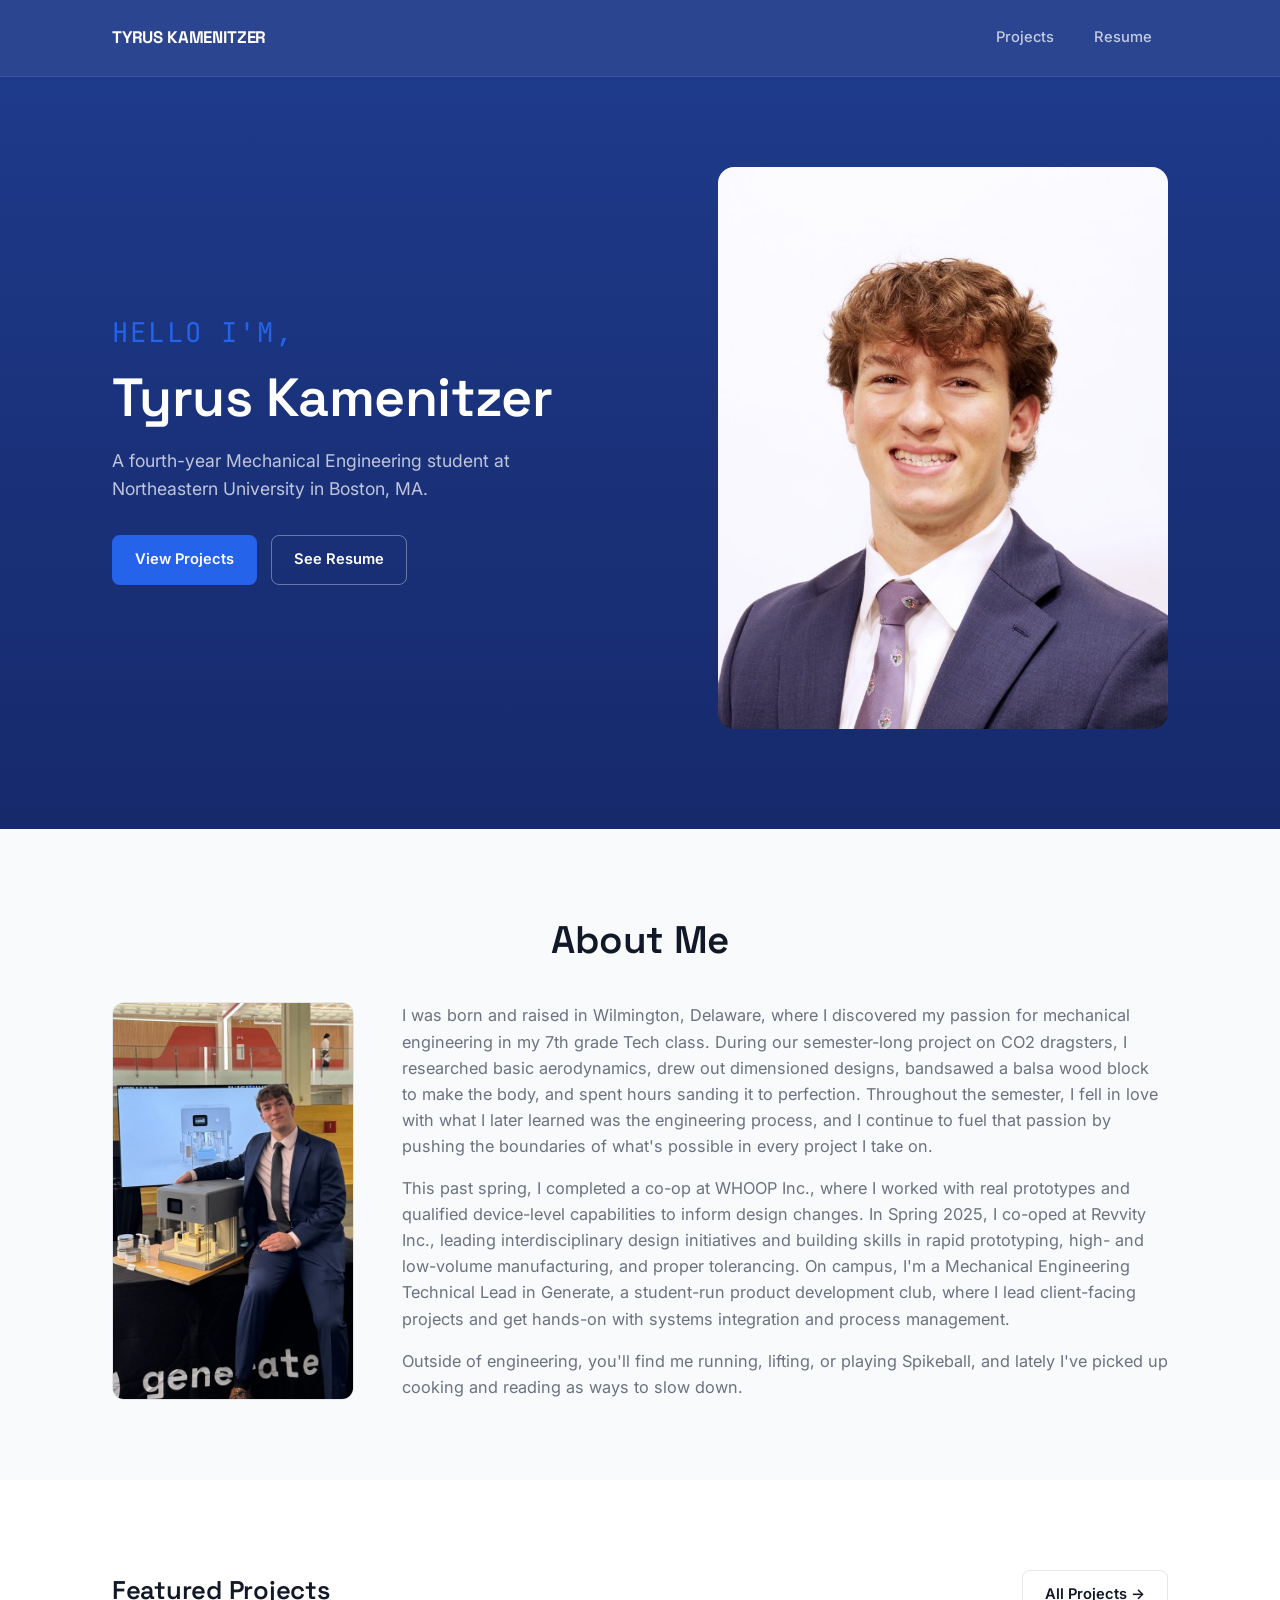
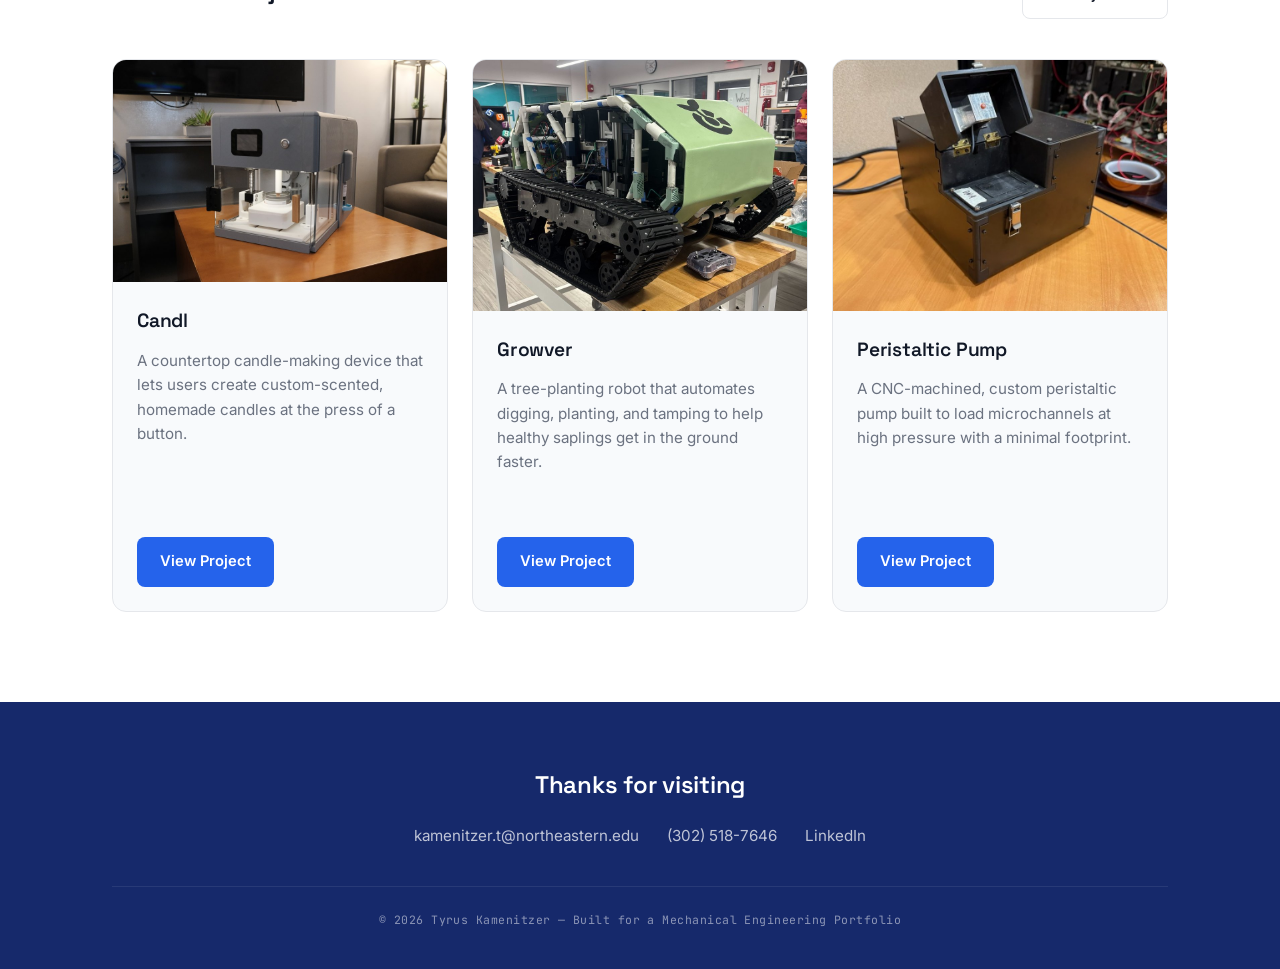
<file: index.html>
<!DOCTYPE html>
<html lang="en">
<head>
<meta charset="UTF-8">
<meta name="viewport" content="width=device-width, initial-scale=1.0">
<title>Tyrus Kamenitzer — Mechanical Engineering Portfolio</title>
<link rel="stylesheet" href="style.css">
</head>
<body>

<header class="site-header sticky" id="siteHeader">
  <div class="header-inner">
    <a href="index.html" class="logo">TYRUS KAMENITZER</a>
    <nav class="header-nav">
      <a href="projects.html">Projects</a>
      <a href="resume.html">Resume</a>
    </nav>
  </div>
</header>

<section class="hero">
  <div class="wrap hero-inner">
    <div>
      <span class="hero-greeting">Hello I'm,</span>
      <h1>Tyrus Kamenitzer</h1>
      <p class="tagline">A fourth-year Mechanical Engineering student at Northeastern University in Boston, MA.</p>
      <div style="margin-top:32px; display:flex; gap:14px;">
        <a href="projects.html" class="btn btn-primary">View Projects</a>
        <a href="resume.html" class="btn btn-outline" style="border-color: rgba(255,255,255,0.35); color:#fff;">See Resume</a>
      </div>
    </div>
    <div class="hero-photo-col">
      <div class="hero-photo">
        <img src="headshot.jpg" alt="Portrait of Tyrus Kamenitzer">
      </div>
    </div>
  </div>
</section>

<section class="section-about">
  <div class="wrap">
    <div class="about-header"><h2>About Me</h2></div>
    <div class="about-grid">
      <div class="about-photo">
        <img src="candl-portrait.jpg" alt="Tyrus Kamenitzer presenting the Candl prototype">
      </div>
      <div class="about-body">
        <p>I was born and raised in Wilmington, Delaware, where I discovered my passion for mechanical engineering in my 7th grade Tech class. During our semester-long project on CO2 dragsters, I researched basic aerodynamics, drew out dimensioned designs, bandsawed a balsa wood block to make the body, and spent hours sanding it to perfection. Throughout the semester, I fell in love with what I later learned was the engineering process, and I continue to fuel that passion by pushing the boundaries of what's possible in every project I take on.</p>
        <p>This past spring, I completed a co-op at WHOOP Inc., where I worked with real prototypes and qualified device-level capabilities to inform design changes. In Spring 2025, I co-oped at Revvity Inc., leading interdisciplinary design initiatives and building skills in rapid prototyping, high- and low-volume manufacturing, and proper tolerancing. On campus, I'm a Mechanical Engineering Technical Lead in Generate, a student-run product development club, where I lead client-facing projects and get hands-on with systems integration and process management.</p>
        <p>Outside of engineering, you'll find me running, lifting, or playing Spikeball, and lately I've picked up cooking and reading as ways to slow down.</p>
      </div>
    </div>
  </div>
</section>

<section class="section-projects">
  <div class="wrap">
    <div class="section-heading">
      <h2>Featured Projects</h2>
      <a href="projects.html" class="btn btn-outline">All Projects →</a>
    </div>

    <div class="carousel-wrap" id="projectCarousel">
      <div class="carousel-viewport">
        <div class="carousel-track">

          <div class="carousel-slot">
            <div class="project-card">
              <div class="project-thumb"><img src="candl.jpg" alt="Candl countertop candle-making device prototype"></div>
              <div class="project-body">
                <h3>Candl</h3>
                <p class="desc">A countertop candle-making device that lets users create custom-scented, homemade candles at the press of a button.</p>
                <a href="project-candl.html" class="btn btn-primary">View Project</a>
              </div>
            </div>
          </div>

          <div class="carousel-slot">
            <div class="project-card">
              <div class="project-thumb"><img src="growver.jpg" alt="Growver tree-planting robot prototype"></div>
              <div class="project-body">
                <h3>Growver</h3>
                <p class="desc">A tree-planting robot that automates digging, planting, and tamping to help healthy saplings get in the ground faster.</p>
                <a href="project-growver.html" class="btn btn-primary">View Project</a>
              </div>
            </div>
          </div>

          <div class="carousel-slot">
            <div class="project-card">
              <div class="project-thumb"><img src="pump.jpg" alt="Custom CNC-machined peristaltic pump"></div>
              <div class="project-body">
                <h3>Peristaltic Pump</h3>
                <p class="desc">A CNC-machined, custom peristaltic pump built to load microchannels at high pressure with a minimal footprint.</p>
                <a href="project-pump.html" class="btn btn-primary">View Project</a>
              </div>
            </div>
          </div>

          <div class="carousel-slot">
            <div class="project-card">
              <div class="project-thumb"><img src="thermal.jpg" alt="Glass chip thermal system CAD model"></div>
              <div class="project-body">
                <h3>Glass Chip Thermal System</h3>
                <p class="desc">A thermally isolated heating plate and custom heat sink that enables protein analysis through gel electrophoresis.</p>
                <a href="project-thermal.html" class="btn btn-primary">View Project</a>
              </div>
            </div>
          </div>

          <div class="carousel-slot">
            <div class="project-card">
              <div class="project-thumb"><img src="electrode.jpg" alt="Dual component electrode block CAD model"></div>
              <div class="project-body">
                <h3>Electrode Block</h3>
                <p class="desc">A magnetic mating feature that improved reliability and ergonomics while cutting cost per part.</p>
                <a href="project-electrode.html" class="btn btn-primary">View Project</a>
              </div>
            </div>
          </div>

          <div class="carousel-slot">
            <div class="project-card">
              <div class="project-thumb"><img src="studybuddies.jpg" alt="Study Buddies vending device, real photo"></div>
              <div class="project-body">
                <h3>Study Buddies</h3>
                <p class="desc">A vending-style device that dispenses free mental health resources to students on demand.</p>
                <a href="project-studybuddies.html" class="btn btn-primary">View Project</a>
              </div>
            </div>
          </div>

        </div>
      </div>
      <button class="carousel-arrow left" aria-label="Previous projects">‹</button>
      <button class="carousel-arrow right" aria-label="Next projects">›</button>
    </div>
  </div>
</section>

<footer class="site-footer">
  <div class="wrap footer-inner">
    <h2>Thanks for visiting</h2>
    <div class="footer-contact">
      <a href="mailto:kamenitzer.t@northeastern.edu">kamenitzer.t@northeastern.edu</a>
      <a href="tel:+13025187646">(302) 518-7646</a>
      <a href="https://www.linkedin.com/in/tyrus-kamenitzer" target="_blank" rel="noopener">LinkedIn</a>
    </div>
    <div class="footer-bottom">© 2026 Tyrus Kamenitzer — Built for a Mechanical Engineering Portfolio</div>
  </div>
</footer>

<script src="script.js"></script>
</body>
</html>
</file>
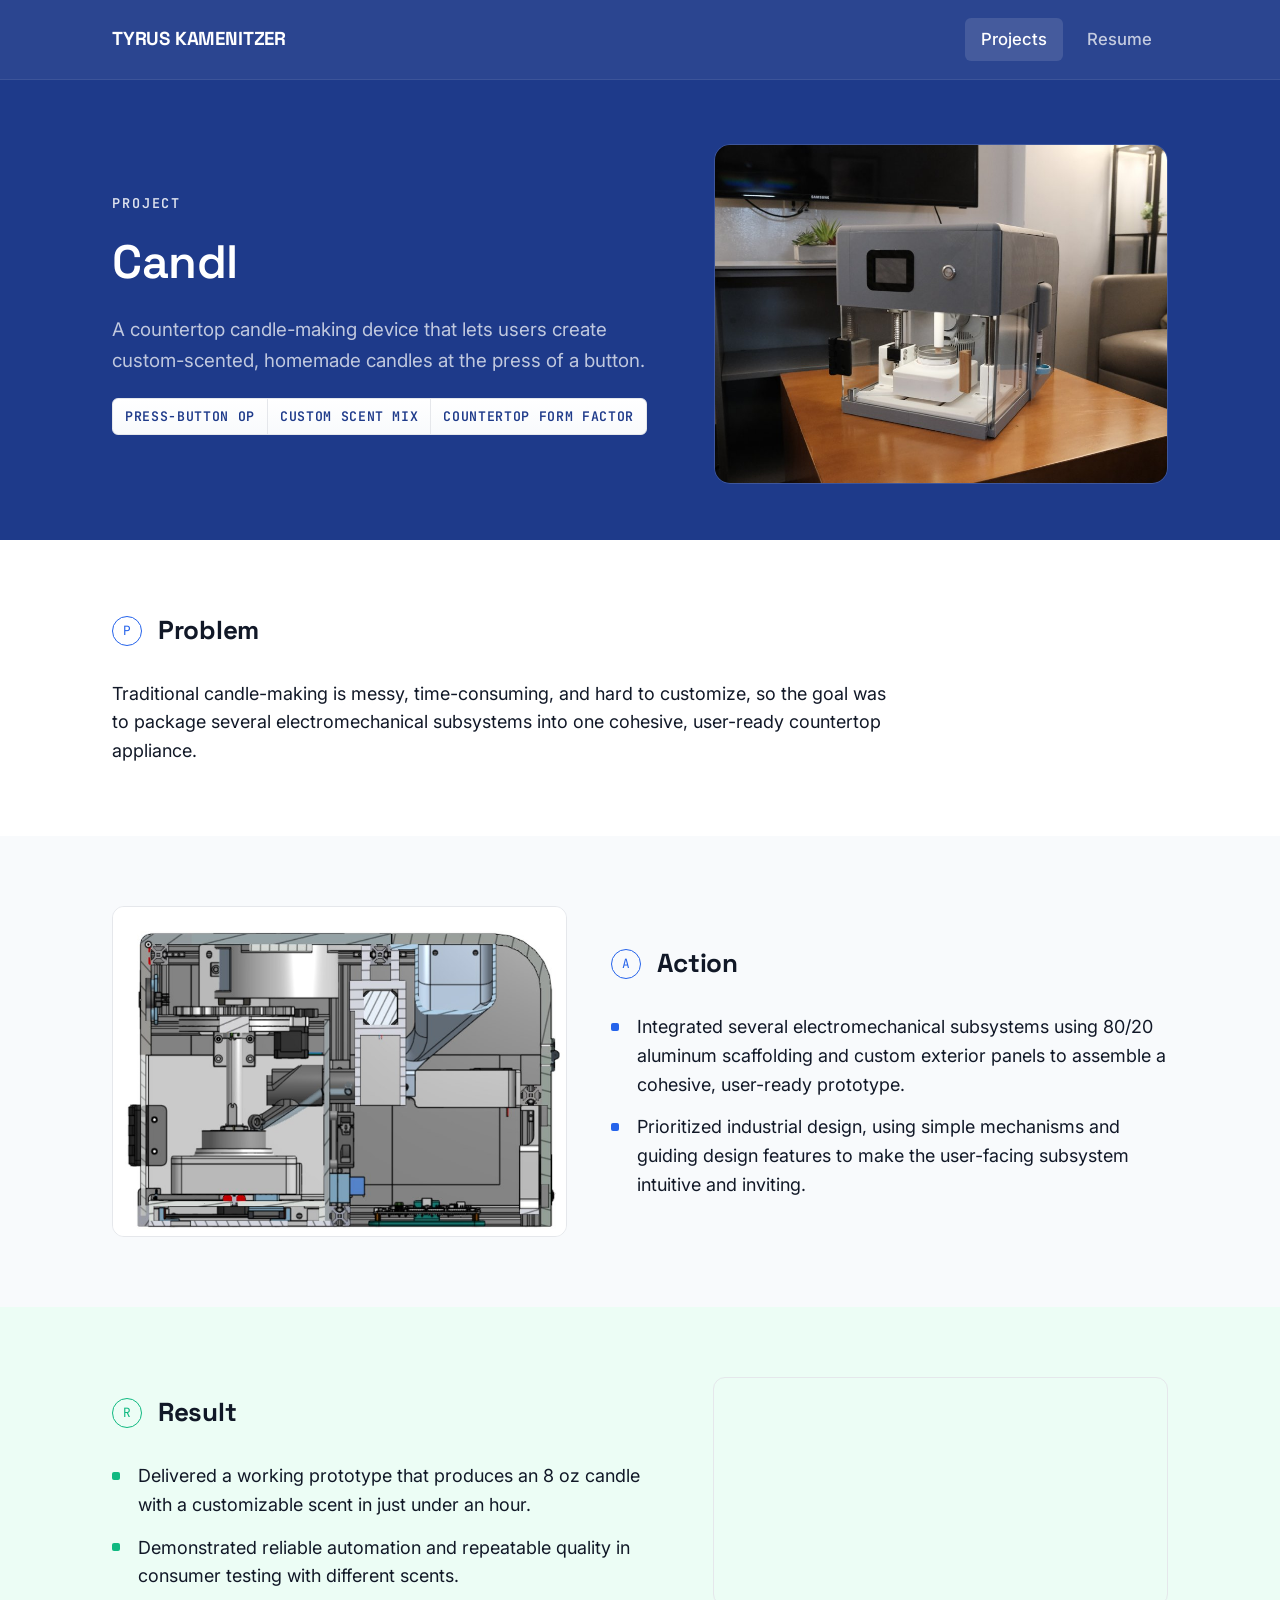
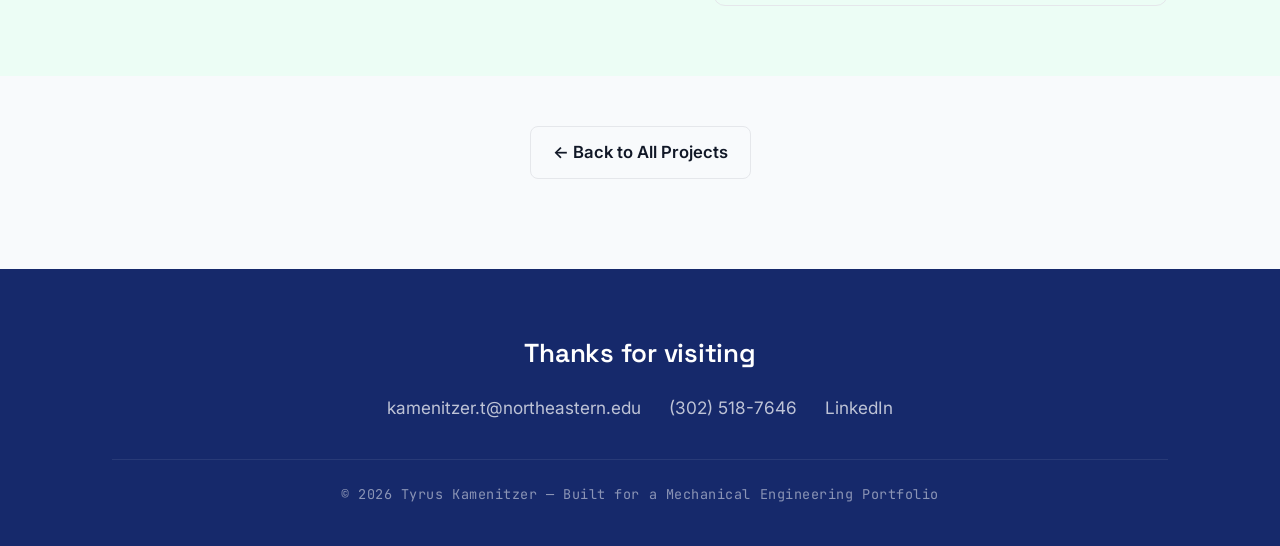
<file: project-candl.html>
<!DOCTYPE html>
<html lang="en">
<head>
<meta charset="UTF-8">
<meta name="viewport" content="width=device-width, initial-scale=1.0">
<title>Candl — Tyrus Kamenitzer</title>
<link rel="stylesheet" href="style.css">
</head>
<body class="project-page">

<header class="site-header" id="siteHeader">
  <div class="header-inner">
    <a href="index.html" class="logo">TYRUS KAMENITZER</a>
    <nav class="header-nav">
      <a href="projects.html" class="active">Projects</a>
      <a href="resume.html">Resume</a>
    </nav>
  </div>
</header>

<section class="page-hero">
  <div class="wrap page-hero-inner">
    <div>
      <div class="eyebrow">Project</div>
      <h1>Candl</h1>
      <p class="lede">A countertop candle-making device that lets users create custom-scented, homemade candles at the press of a button.</p>
      <div class="spec-plate" style="margin-top:22px;">
        <span>Press-Button Op</span>
        <span>Custom Scent Mix</span>
        <span>Countertop Form Factor</span>
      </div>
    </div>
    <div class="page-hero-image">
      <img src="candl.jpg" alt="Candl countertop candle-making device prototype">
    </div>
  </div>
</section>

<section class="par-section problem">
  <div class="wrap">
    <div class="par-heading">
      <span class="par-index">P</span>
      <h2>Problem</h2>
    </div>
    <p class="par-text">Traditional candle-making is messy, time-consuming, and hard to customize, so the goal was to package several electromechanical subsystems into one cohesive, user-ready countertop appliance.</p>
  </div>
</section>

<section class="par-section action">
  <div class="wrap par-split">
    <div class="par-media">
      <img src="candl-section-view.jpg" alt="Candl section view CAD model">
    </div>
    <div class="par-content">
      <div class="par-heading">
        <span class="par-index">A</span>
        <h2>Action</h2>
      </div>
      <ul class="par-list">
        <li>Integrated several electromechanical subsystems using 80/20 aluminum scaffolding and custom exterior panels to assemble a cohesive, user-ready prototype.</li>
        <li>Prioritized industrial design, using simple mechanisms and guiding design features to make the user-facing subsystem intuitive and inviting.</li>
      </ul>
    </div>
  </div>
</section>

<section class="par-section result">
  <div class="wrap par-split">
    <div class="par-content">
      <div class="par-heading">
        <span class="par-index">R</span>
        <h2>Result</h2>
      </div>
      <ul class="par-list">
        <li>Delivered a working prototype that produces an 8 oz candle with a customizable scent in just under an hour.</li>
        <li>Demonstrated reliable automation and repeatable quality in consumer testing with different scents.</li>
      </ul>
    </div>
    <div class="par-media">
      <video autoplay muted loop playsinline>
        <source src="candl-video.mp4" type="video/mp4">
      </video>
    </div>
  </div>
</section>

<div class="detail-nav">
  <a href="projects.html" class="btn btn-outline">← Back to All Projects</a>
</div>

<footer class="site-footer">
  <div class="wrap footer-inner">
    <h2>Thanks for visiting</h2>
    <div class="footer-contact">
      <a href="mailto:kamenitzer.t@northeastern.edu">kamenitzer.t@northeastern.edu</a>
      <a href="tel:+13025187646">(302) 518-7646</a>
      <a href="https://www.linkedin.com/in/tyrus-kamenitzer" target="_blank" rel="noopener">LinkedIn</a>
    </div>
    <div class="footer-bottom">© 2026 Tyrus Kamenitzer — Built for a Mechanical Engineering Portfolio</div>
  </div>
</footer>

<script src="script.js"></script>
</body>
</html>
</file>
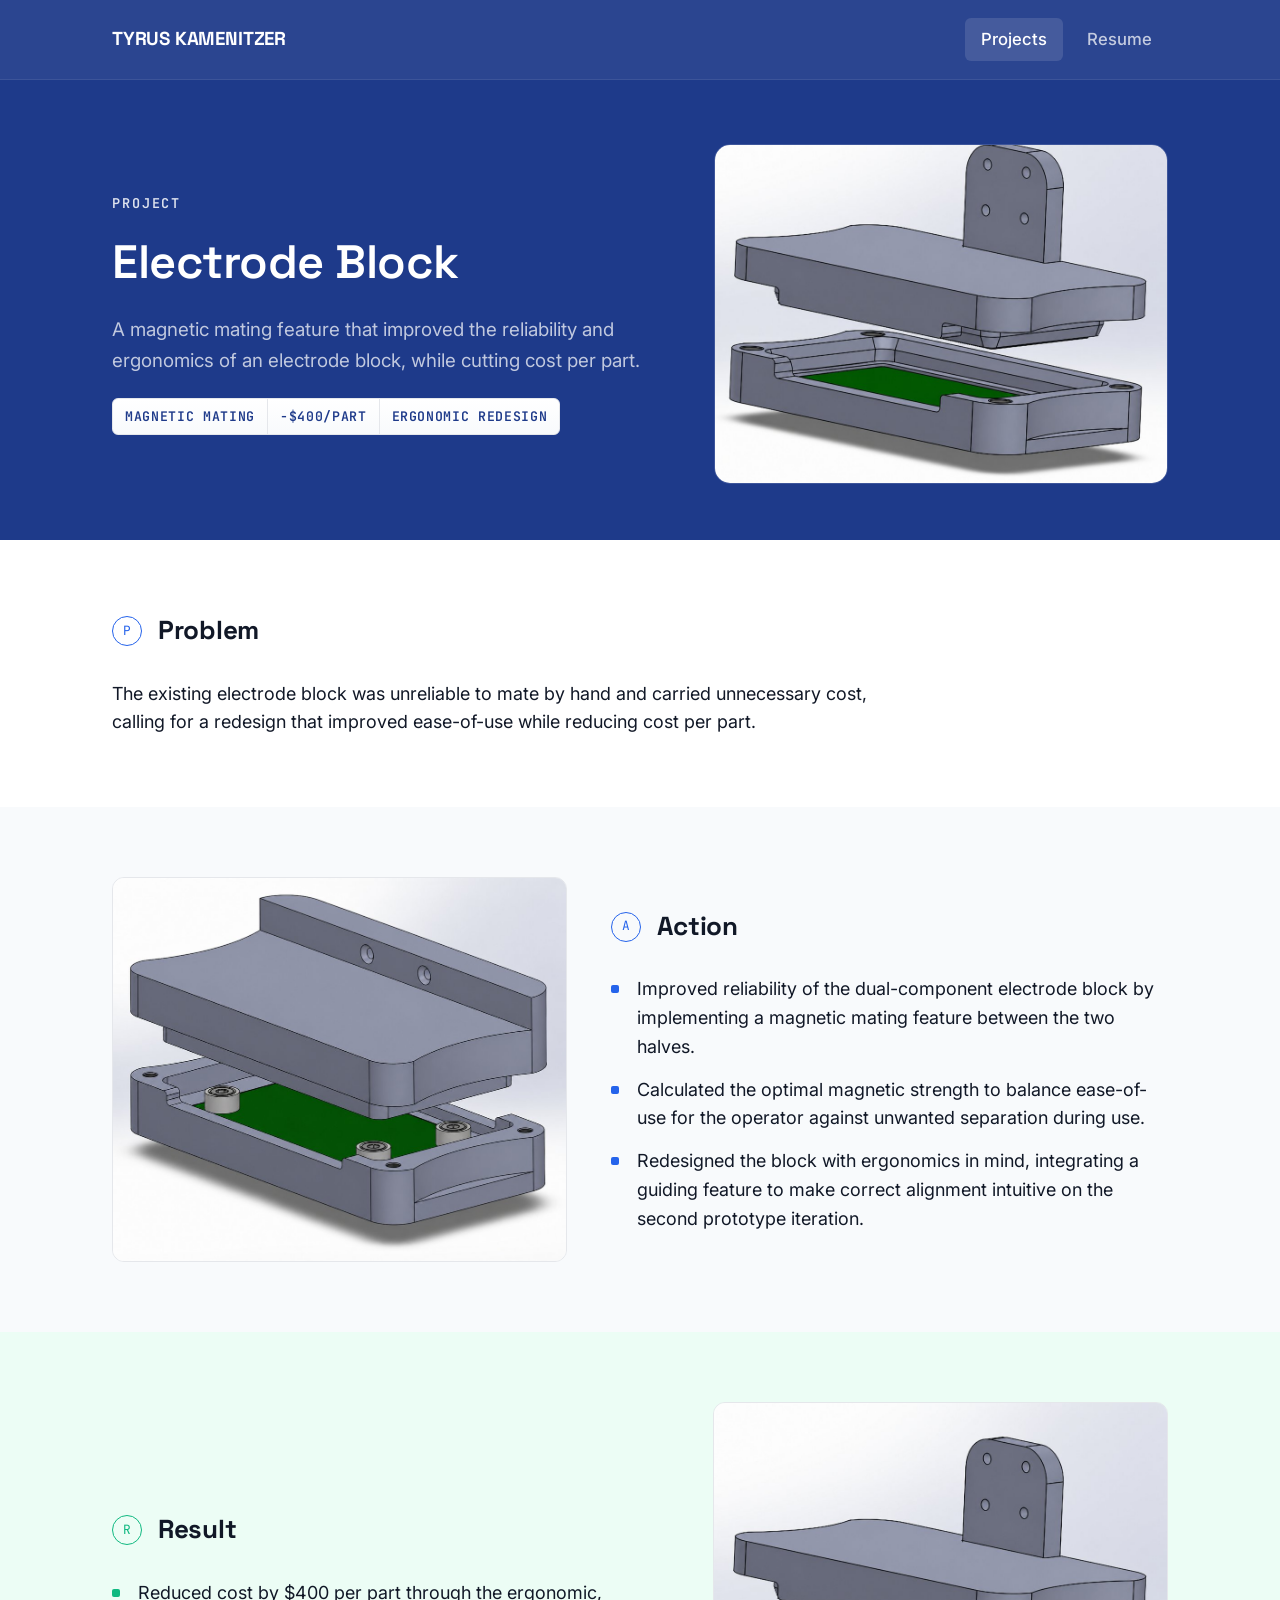
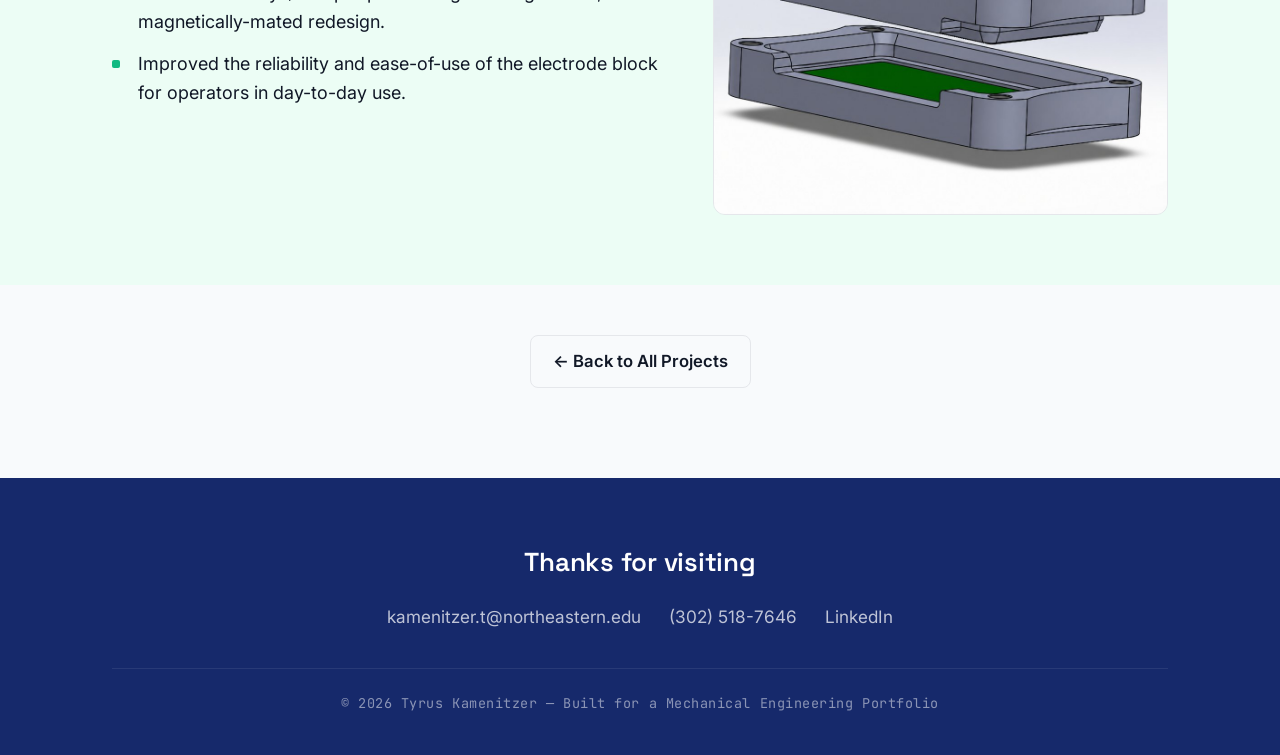
<file: project-electrode.html>
<!DOCTYPE html>
<html lang="en">
<head>
<meta charset="UTF-8">
<meta name="viewport" content="width=device-width, initial-scale=1.0">
<title>Electrode Block — Tyrus Kamenitzer</title>
<link rel="stylesheet" href="style.css">
</head>
<body class="project-page">

<header class="site-header" id="siteHeader">
  <div class="header-inner">
    <a href="index.html" class="logo">TYRUS KAMENITZER</a>
    <nav class="header-nav">
      <a href="projects.html" class="active">Projects</a>
      <a href="resume.html">Resume</a>
    </nav>
  </div>
</header>

<section class="page-hero">
  <div class="wrap page-hero-inner">
    <div>
      <div class="eyebrow">Project</div>
      <h1>Electrode Block</h1>
      <p class="lede">A magnetic mating feature that improved the reliability and ergonomics of an electrode block, while cutting cost per part.</p>
      <div class="spec-plate" style="margin-top:22px;">
        <span>Magnetic Mating</span>
        <span>-$400/Part</span>
        <span>Ergonomic Redesign</span>
      </div>
    </div>
    <div class="page-hero-image">
      <img src="electrode.jpg" alt="Electrode block CAD model">
    </div>
  </div>
</section>

<section class="par-section problem">
  <div class="wrap">
    <div class="par-heading">
      <span class="par-index">P</span>
      <h2>Problem</h2>
    </div>
    <p class="par-text">The existing electrode block was unreliable to mate by hand and carried unnecessary cost, calling for a redesign that improved ease-of-use while reducing cost per part.</p>
  </div>
</section>

<section class="par-section action">
  <div class="wrap par-split">
    <div class="par-media">
      <img src="electrode-prototype-1.jpg" alt="Electrode block prototype 1">
    </div>
    <div class="par-content">
      <div class="par-heading">
        <span class="par-index">A</span>
        <h2>Action</h2>
      </div>
      <ul class="par-list">
        <li>Improved reliability of the dual-component electrode block by implementing a magnetic mating feature between the two halves.</li>
        <li>Calculated the optimal magnetic strength to balance ease-of-use for the operator against unwanted separation during use.</li>
        <li>Redesigned the block with ergonomics in mind, integrating a guiding feature to make correct alignment intuitive on the second prototype iteration.</li>
      </ul>
    </div>
  </div>
</section>

<section class="par-section result">
  <div class="wrap par-split">
    <div class="par-content">
      <div class="par-heading">
        <span class="par-index">R</span>
        <h2>Result</h2>
      </div>
      <ul class="par-list">
        <li>Reduced cost by $400 per part through the ergonomic, magnetically-mated redesign.</li>
        <li>Improved the reliability and ease-of-use of the electrode block for operators in day-to-day use.</li>
      </ul>
    </div>
    <div class="par-media">
      <img src="electrode.jpg" alt="Electrode block CAD model">
    </div>
  </div>
</section>

<div class="detail-nav">
  <a href="projects.html" class="btn btn-outline">← Back to All Projects</a>
</div>

<footer class="site-footer">
  <div class="wrap footer-inner">
    <h2>Thanks for visiting</h2>
    <div class="footer-contact">
      <a href="mailto:kamenitzer.t@northeastern.edu">kamenitzer.t@northeastern.edu</a>
      <a href="tel:+13025187646">(302) 518-7646</a>
      <a href="https://www.linkedin.com/in/tyrus-kamenitzer" target="_blank" rel="noopener">LinkedIn</a>
    </div>
    <div class="footer-bottom">© 2026 Tyrus Kamenitzer — Built for a Mechanical Engineering Portfolio</div>
  </div>
</footer>

<script src="script.js"></script>
</body>
</html>
</file>
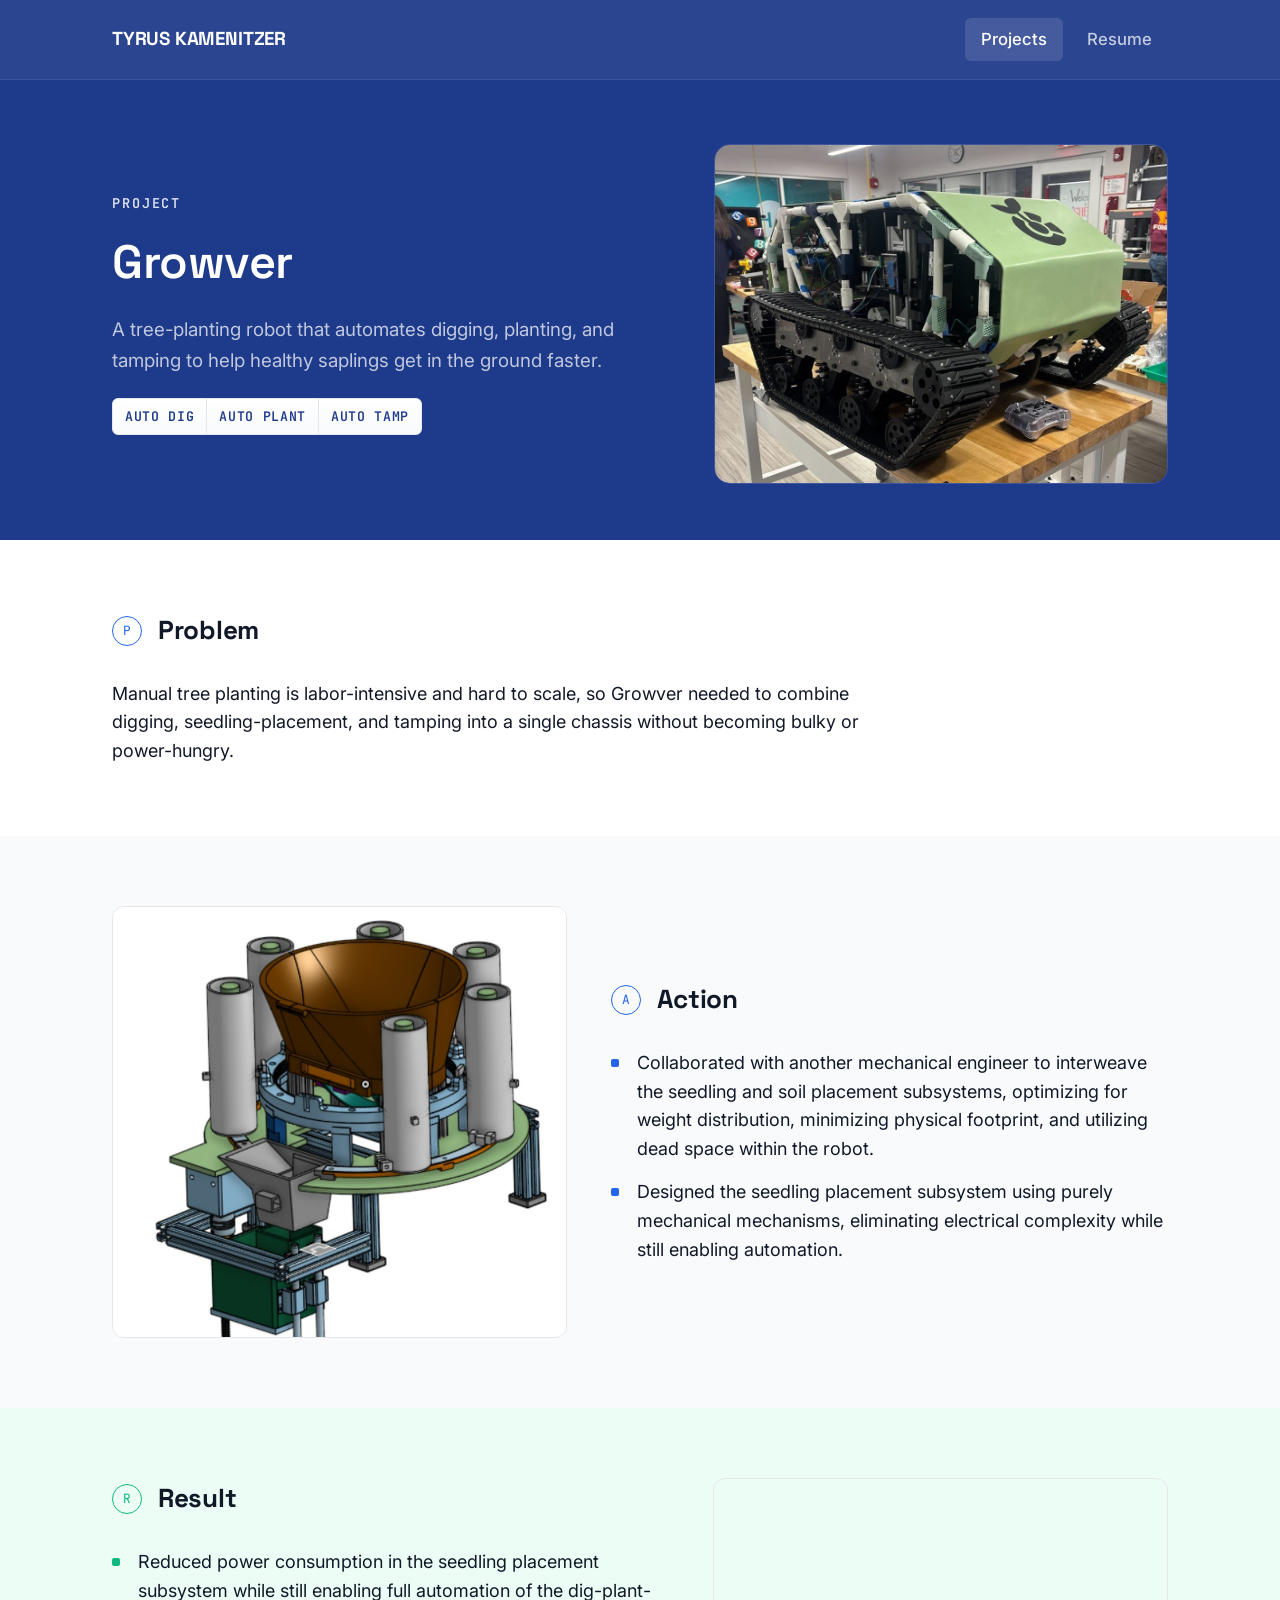
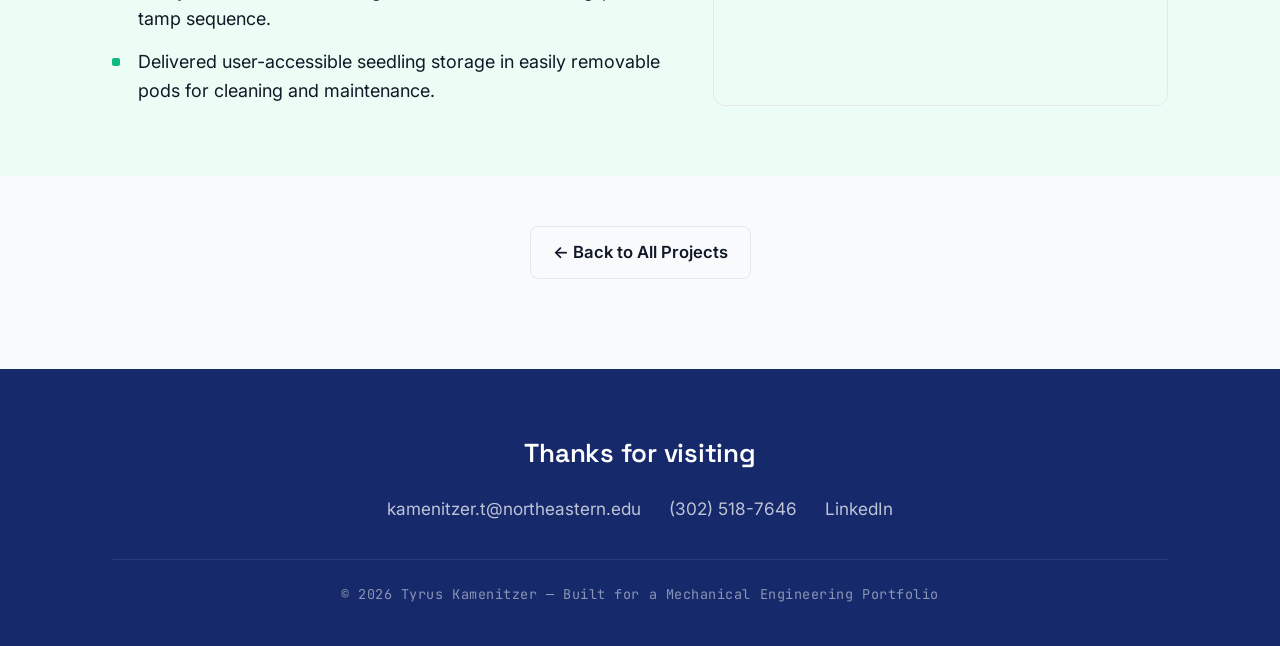
<file: project-growver.html>
<!DOCTYPE html>
<html lang="en">
<head>
<meta charset="UTF-8">
<meta name="viewport" content="width=device-width, initial-scale=1.0">
<title>Growver — Tyrus Kamenitzer</title>
<link rel="stylesheet" href="style.css">
</head>
<body class="project-page">

<header class="site-header" id="siteHeader">
  <div class="header-inner">
    <a href="index.html" class="logo">TYRUS KAMENITZER</a>
    <nav class="header-nav">
      <a href="projects.html" class="active">Projects</a>
      <a href="resume.html">Resume</a>
    </nav>
  </div>
</header>

<section class="page-hero">
  <div class="wrap page-hero-inner">
    <div>
      <div class="eyebrow">Project</div>
      <h1>Growver</h1>
      <p class="lede">A tree-planting robot that automates digging, planting, and tamping to help healthy saplings get in the ground faster.</p>
      <div class="spec-plate" style="margin-top:22px;">
        <span>Auto Dig</span>
        <span>Auto Plant</span>
        <span>Auto Tamp</span>
      </div>
    </div>
    <div class="page-hero-image">
      <img src="growver.jpg" alt="Growver tree-planting robot prototype">
    </div>
  </div>
</section>

<section class="par-section problem">
  <div class="wrap">
    <div class="par-heading">
      <span class="par-index">P</span>
      <h2>Problem</h2>
    </div>
    <p class="par-text">Manual tree planting is labor-intensive and hard to scale, so Growver needed to combine digging, seedling-placement, and tamping into a single chassis without becoming bulky or power-hungry.</p>
  </div>
</section>

<section class="par-section action">
  <div class="wrap par-split">
    <div class="par-media">
      <img src="growver-assembly.jpg" alt="Growver seedling placement assembly CAD model">
    </div>
    <div class="par-content">
      <div class="par-heading">
        <span class="par-index">A</span>
        <h2>Action</h2>
      </div>
      <ul class="par-list">
        <li>Collaborated with another mechanical engineer to interweave the seedling and soil placement subsystems, optimizing for weight distribution, minimizing physical footprint, and utilizing dead space within the robot.</li>
        <li>Designed the seedling placement subsystem using purely mechanical mechanisms, eliminating electrical complexity while still enabling automation.</li>
      </ul>
    </div>
  </div>
</section>

<section class="par-section result">
  <div class="wrap par-split">
    <div class="par-content">
      <div class="par-heading">
        <span class="par-index">R</span>
        <h2>Result</h2>
      </div>
      <ul class="par-list">
        <li>Reduced power consumption in the seedling placement subsystem while still enabling full automation of the dig-plant-tamp sequence.</li>
        <li>Delivered user-accessible seedling storage in easily removable pods for cleaning and maintenance.</li>
      </ul>
    </div>
    <div class="par-media">
      <video autoplay muted loop playsinline>
        <source src="growver-video.mp4" type="video/mp4">
      </video>
    </div>
  </div>
</section>

<div class="detail-nav">
  <a href="projects.html" class="btn btn-outline">← Back to All Projects</a>
</div>

<footer class="site-footer">
  <div class="wrap footer-inner">
    <h2>Thanks for visiting</h2>
    <div class="footer-contact">
      <a href="mailto:kamenitzer.t@northeastern.edu">kamenitzer.t@northeastern.edu</a>
      <a href="tel:+13025187646">(302) 518-7646</a>
      <a href="https://www.linkedin.com/in/tyrus-kamenitzer" target="_blank" rel="noopener">LinkedIn</a>
    </div>
    <div class="footer-bottom">© 2026 Tyrus Kamenitzer — Built for a Mechanical Engineering Portfolio</div>
  </div>
</footer>

<script src="script.js"></script>
</body>
</html>
</file>
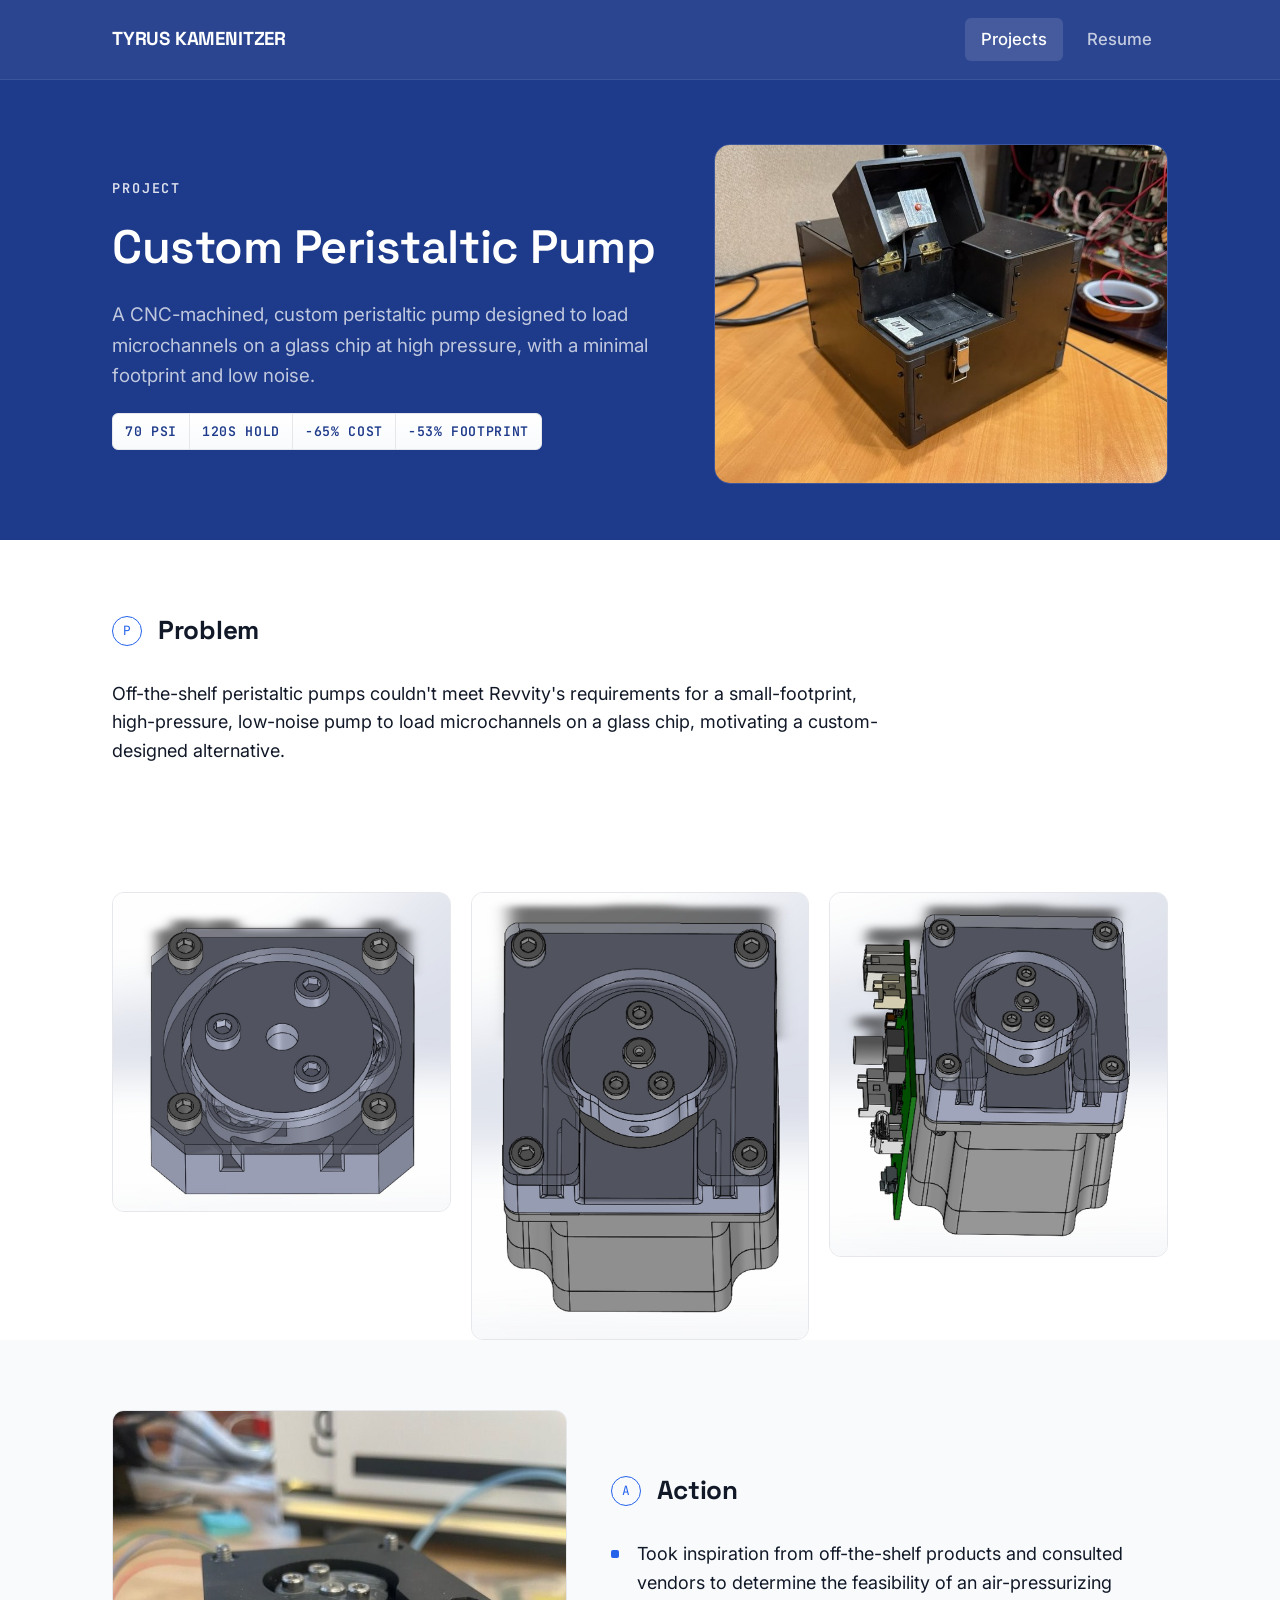
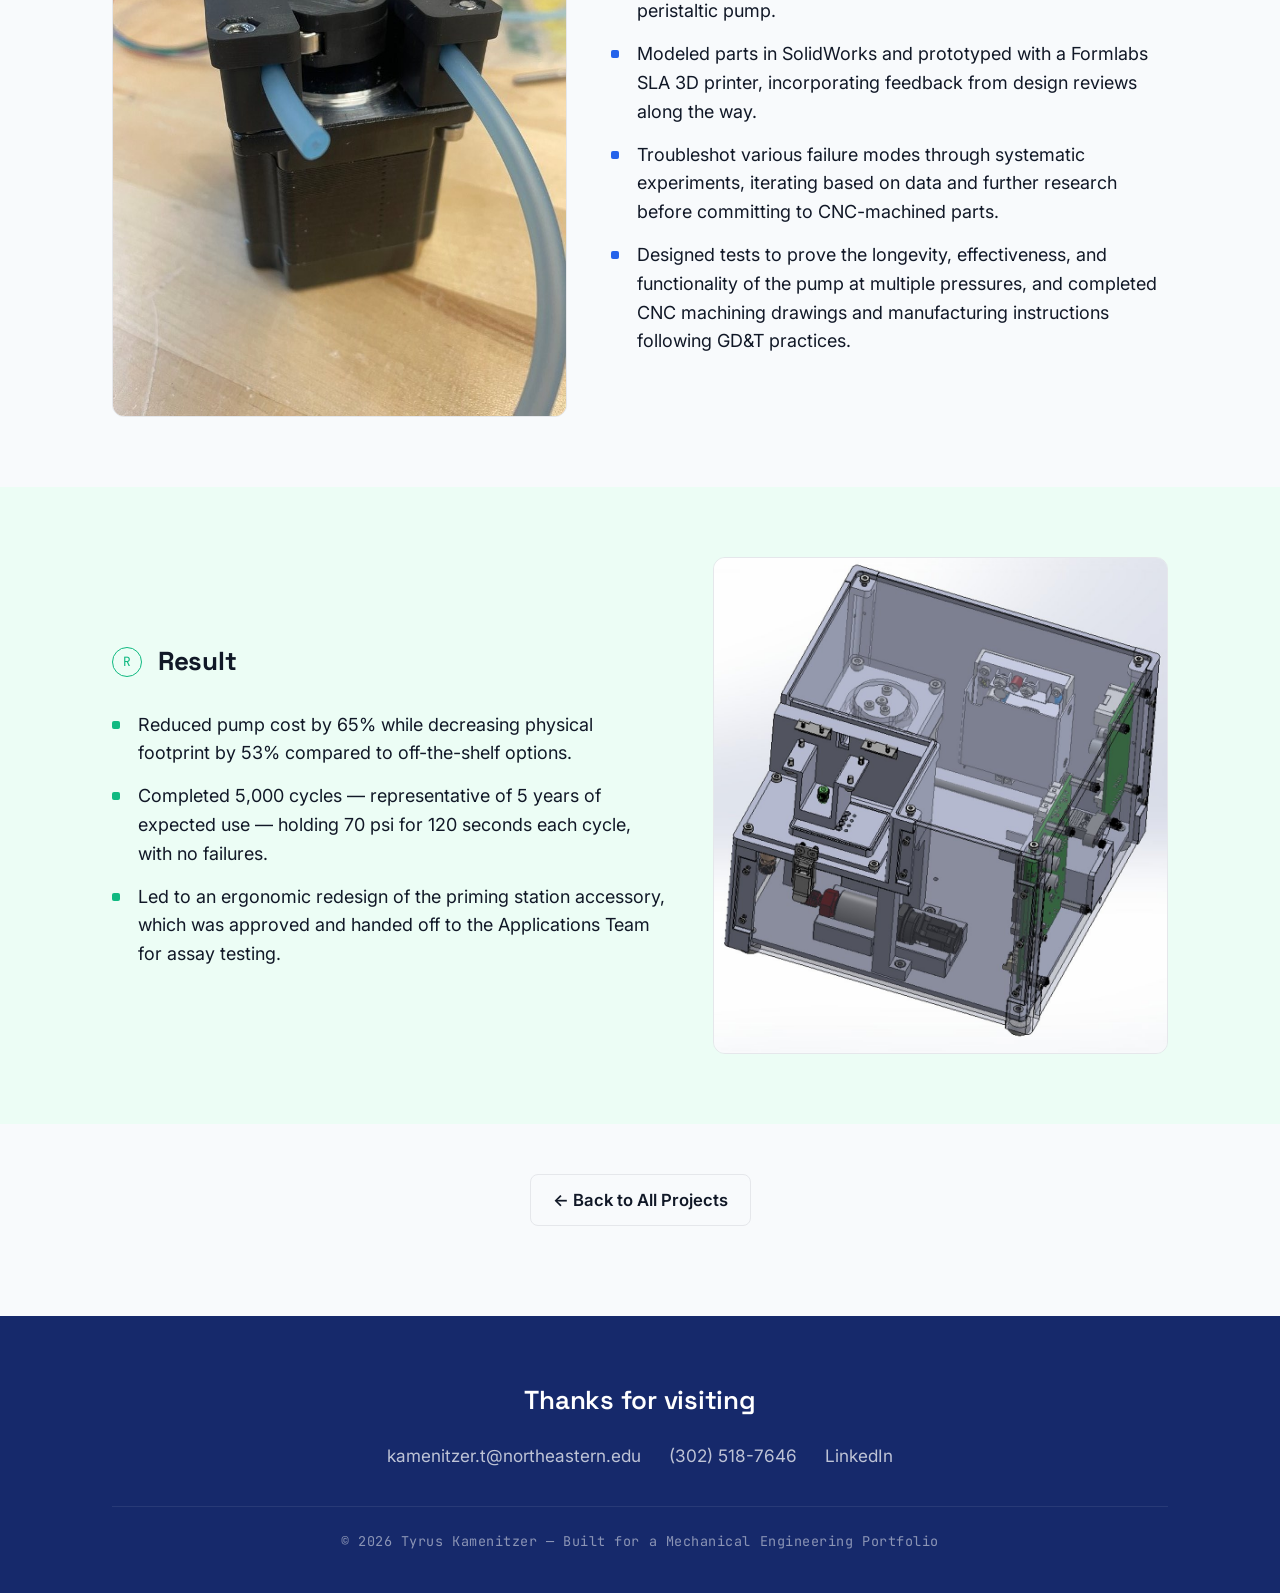
<file: project-pump.html>
<!DOCTYPE html>
<html lang="en">
<head>
<meta charset="UTF-8">
<meta name="viewport" content="width=device-width, initial-scale=1.0">
<title>Peristaltic Pump — Tyrus Kamenitzer</title>
<link rel="stylesheet" href="style.css">
</head>
<body class="project-page">

<header class="site-header" id="siteHeader">
  <div class="header-inner">
    <a href="index.html" class="logo">TYRUS KAMENITZER</a>
    <nav class="header-nav">
      <a href="projects.html" class="active">Projects</a>
      <a href="resume.html">Resume</a>
    </nav>
  </div>
</header>

<section class="page-hero">
  <div class="wrap page-hero-inner">
    <div>
      <div class="eyebrow">Project</div>
      <h1>Custom Peristaltic Pump</h1>
      <p class="lede">A CNC-machined, custom peristaltic pump designed to load microchannels on a glass chip at high pressure, with a minimal footprint and low noise.</p>
      <div class="spec-plate" style="margin-top:22px;">
        <span>70 PSI</span>
        <span>120s Hold</span>
        <span>-65% Cost</span>
        <span>-53% Footprint</span>
      </div>
    </div>
    <div class="page-hero-image">
      <img src="pump.jpg" alt="Custom CNC-machined peristaltic pump">
    </div>
  </div>
</section>

<section class="par-section problem">
  <div class="wrap">
    <div class="par-heading">
      <span class="par-index">P</span>
      <h2>Problem</h2>
    </div>
    <p class="par-text">Off-the-shelf peristaltic pumps couldn't meet Revvity's requirements for a small-footprint, high-pressure, low-noise pump to load microchannels on a glass chip, motivating a custom-designed alternative.</p>
  </div>
</section>

<section class="detail-gallery">
  <div class="wrap gallery-grid-3">
    <img src="pump-prototype-1.jpg" alt="Peristaltic pump prototype 1">
    <img src="pump-prototype-2.jpg" alt="Peristaltic pump prototype 2">
    <img src="pump-prototype-3.jpg" alt="Peristaltic pump prototype 3">
  </div>
</section>

<section class="par-section action">
  <div class="wrap par-split">
    <div class="par-media">
      <img src="pump-real.jpg" alt="Assembled peristaltic pump, real photo">
    </div>
    <div class="par-content">
      <div class="par-heading">
        <span class="par-index">A</span>
        <h2>Action</h2>
      </div>
      <ul class="par-list">
        <li>Took inspiration from off-the-shelf products and consulted vendors to determine the feasibility of an air-pressurizing peristaltic pump.</li>
        <li>Modeled parts in SolidWorks and prototyped with a Formlabs SLA 3D printer, incorporating feedback from design reviews along the way.</li>
        <li>Troubleshot various failure modes through systematic experiments, iterating based on data and further research before committing to CNC-machined parts.</li>
        <li>Designed tests to prove the longevity, effectiveness, and functionality of the pump at multiple pressures, and completed CNC machining drawings and manufacturing instructions following GD&amp;T practices.</li>
      </ul>
    </div>
  </div>
</section>

<section class="par-section result">
  <div class="wrap par-split">
    <div class="par-content">
      <div class="par-heading">
        <span class="par-index">R</span>
        <h2>Result</h2>
      </div>
      <ul class="par-list">
        <li>Reduced pump cost by 65% while decreasing physical footprint by 53% compared to off-the-shelf options.</li>
        <li>Completed 5,000 cycles — representative of 5 years of expected use — holding 70 psi for 120 seconds each cycle, with no failures.</li>
        <li>Led to an ergonomic redesign of the priming station accessory, which was approved and handed off to the Applications Team for assay testing.</li>
      </ul>
    </div>
    <div class="par-media">
      <img src="pump-cad-enclosure.jpg" alt="Peristaltic pump CAD enclosure model">
    </div>
  </div>
</section>

<div class="detail-nav">
  <a href="projects.html" class="btn btn-outline">← Back to All Projects</a>
</div>

<footer class="site-footer">
  <div class="wrap footer-inner">
    <h2>Thanks for visiting</h2>
    <div class="footer-contact">
      <a href="mailto:kamenitzer.t@northeastern.edu">kamenitzer.t@northeastern.edu</a>
      <a href="tel:+13025187646">(302) 518-7646</a>
      <a href="https://www.linkedin.com/in/tyrus-kamenitzer" target="_blank" rel="noopener">LinkedIn</a>
    </div>
    <div class="footer-bottom">© 2026 Tyrus Kamenitzer — Built for a Mechanical Engineering Portfolio</div>
  </div>
</footer>

<script src="script.js"></script>
</body>
</html>
</file>
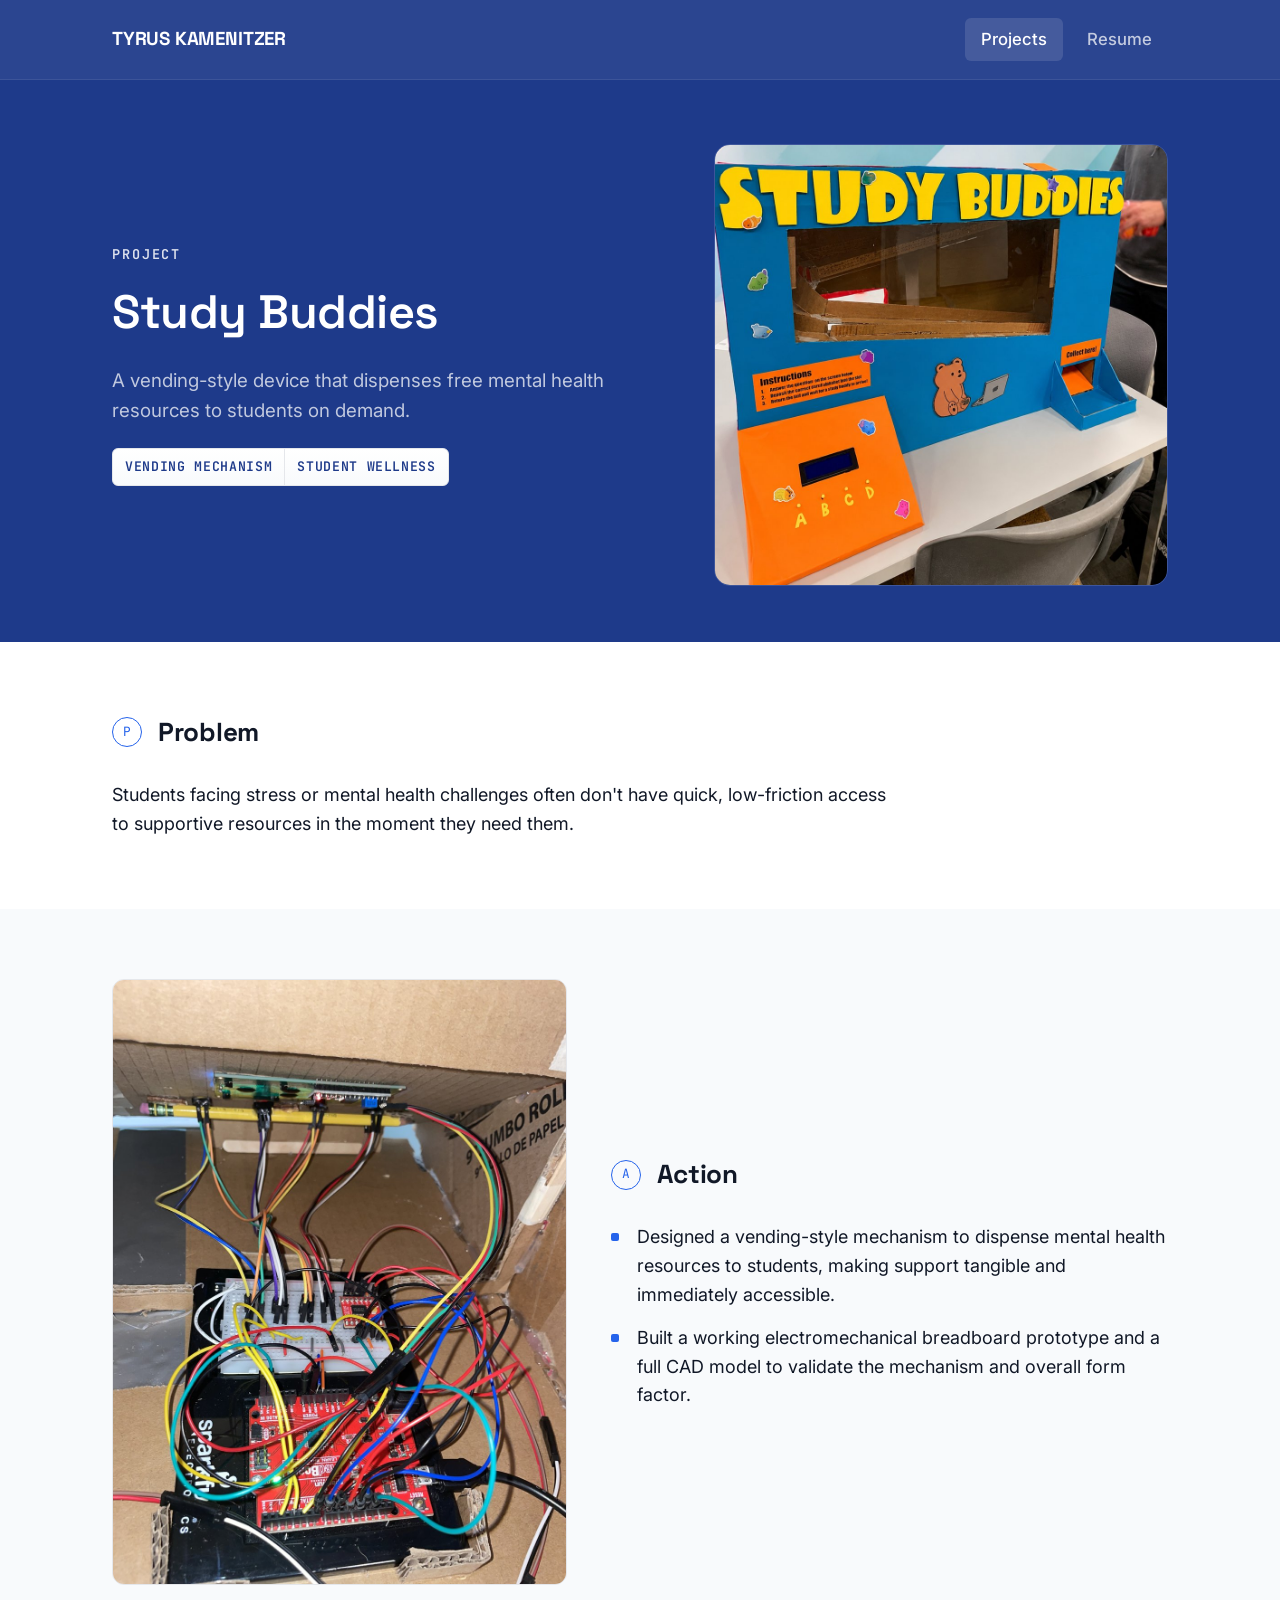
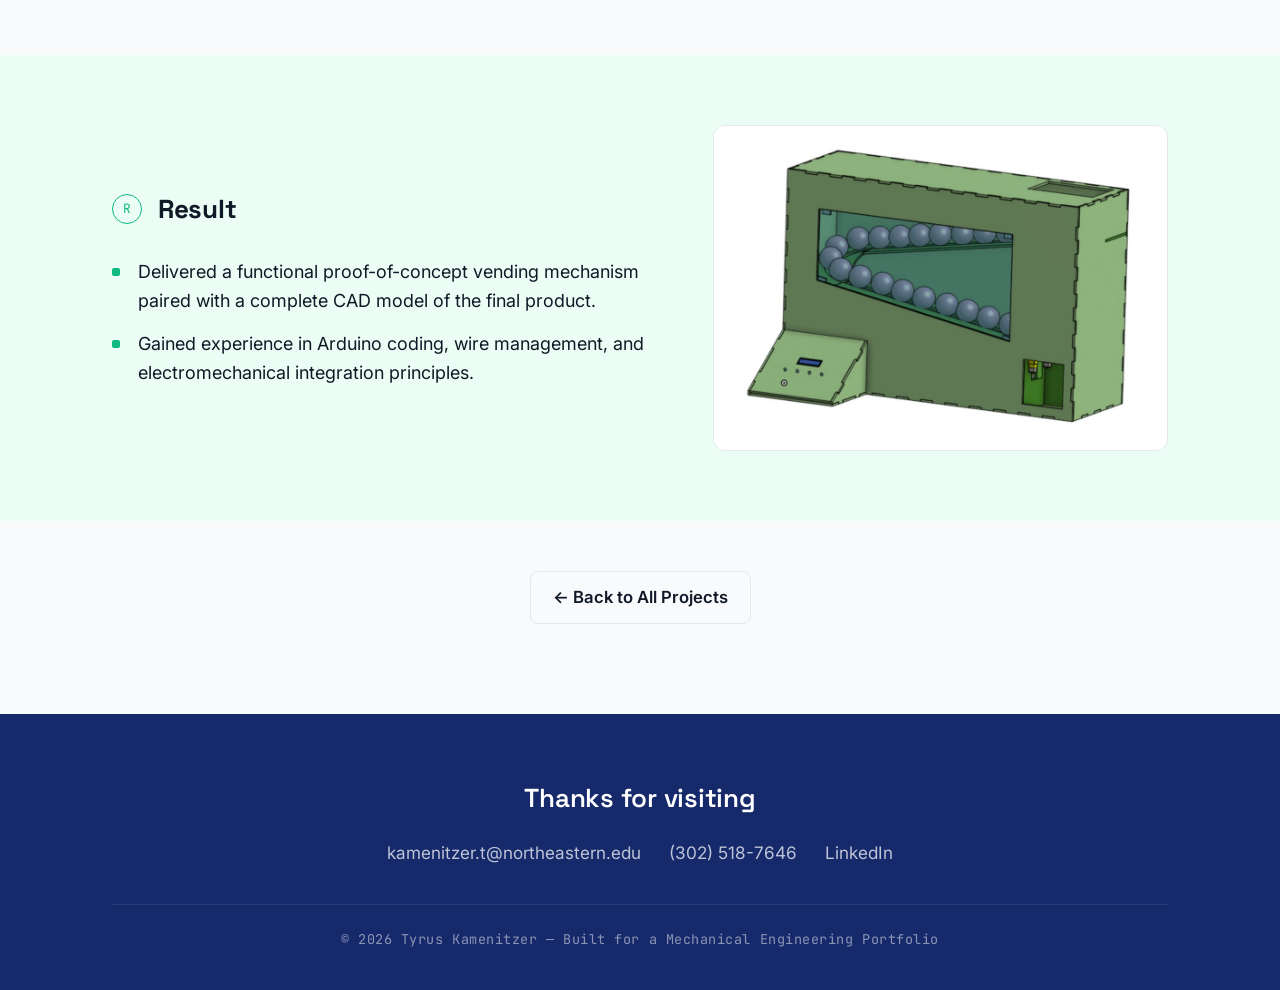
<file: project-studybuddies.html>
<!DOCTYPE html>
<html lang="en">
<head>
<meta charset="UTF-8">
<meta name="viewport" content="width=device-width, initial-scale=1.0">
<title>Study Buddies — Tyrus Kamenitzer</title>
<link rel="stylesheet" href="style.css">
</head>
<body class="project-page">

<header class="site-header" id="siteHeader">
  <div class="header-inner">
    <a href="index.html" class="logo">TYRUS KAMENITZER</a>
    <nav class="header-nav">
      <a href="projects.html" class="active">Projects</a>
      <a href="resume.html">Resume</a>
    </nav>
  </div>
</header>

<section class="page-hero">
  <div class="wrap page-hero-inner">
    <div>
      <div class="eyebrow">Project</div>
      <h1>Study Buddies</h1>
      <p class="lede">A vending-style device that dispenses free mental health resources to students on demand.</p>
      <div class="spec-plate" style="margin-top:22px;">
        <span>Vending Mechanism</span>
        <span>Student Wellness</span>
      </div>
    </div>
    <div class="page-hero-image contain">
      <img src="studybuddies.jpg" alt="Study Buddies vending device, real photo">
    </div>
  </div>
</section>

<section class="par-section problem">
  <div class="wrap">
    <div class="par-heading">
      <span class="par-index">P</span>
      <h2>Problem</h2>
    </div>
    <p class="par-text">Students facing stress or mental health challenges often don't have quick, low-friction access to supportive resources in the moment they need them.</p>
  </div>
</section>

<section class="par-section action">
  <div class="wrap par-split">
    <div class="par-media">
      <img src="studybuddies-arduino.jpg" alt="Study Buddies Arduino electronics">
    </div>
    <div class="par-content">
      <div class="par-heading">
        <span class="par-index">A</span>
        <h2>Action</h2>
      </div>
      <ul class="par-list">
        <li>Designed a vending-style mechanism to dispense mental health resources to students, making support tangible and immediately accessible.</li>
        <li>Built a working electromechanical breadboard prototype and a full CAD model to validate the mechanism and overall form factor.</li>
      </ul>
    </div>
  </div>
</section>

<section class="par-section result">
  <div class="wrap par-split">
    <div class="par-content">
      <div class="par-heading">
        <span class="par-index">R</span>
        <h2>Result</h2>
      </div>
      <ul class="par-list">
        <li>Delivered a functional proof-of-concept vending mechanism paired with a complete CAD model of the final product.</li>
        <li>Gained experience in Arduino coding, wire management, and electromechanical integration principles.</li>
      </ul>
    </div>
    <div class="par-media">
      <img src="studybuddies-cover.jpg" alt="Study Buddies vending device CAD model">
    </div>
  </div>
</section>

<div class="detail-nav">
  <a href="projects.html" class="btn btn-outline">← Back to All Projects</a>
</div>

<footer class="site-footer">
  <div class="wrap footer-inner">
    <h2>Thanks for visiting</h2>
    <div class="footer-contact">
      <a href="mailto:kamenitzer.t@northeastern.edu">kamenitzer.t@northeastern.edu</a>
      <a href="tel:+13025187646">(302) 518-7646</a>
      <a href="https://www.linkedin.com/in/tyrus-kamenitzer" target="_blank" rel="noopener">LinkedIn</a>
    </div>
    <div class="footer-bottom">© 2026 Tyrus Kamenitzer — Built for a Mechanical Engineering Portfolio</div>
  </div>
</footer>

<script src="script.js"></script>
</body>
</html>
</file>
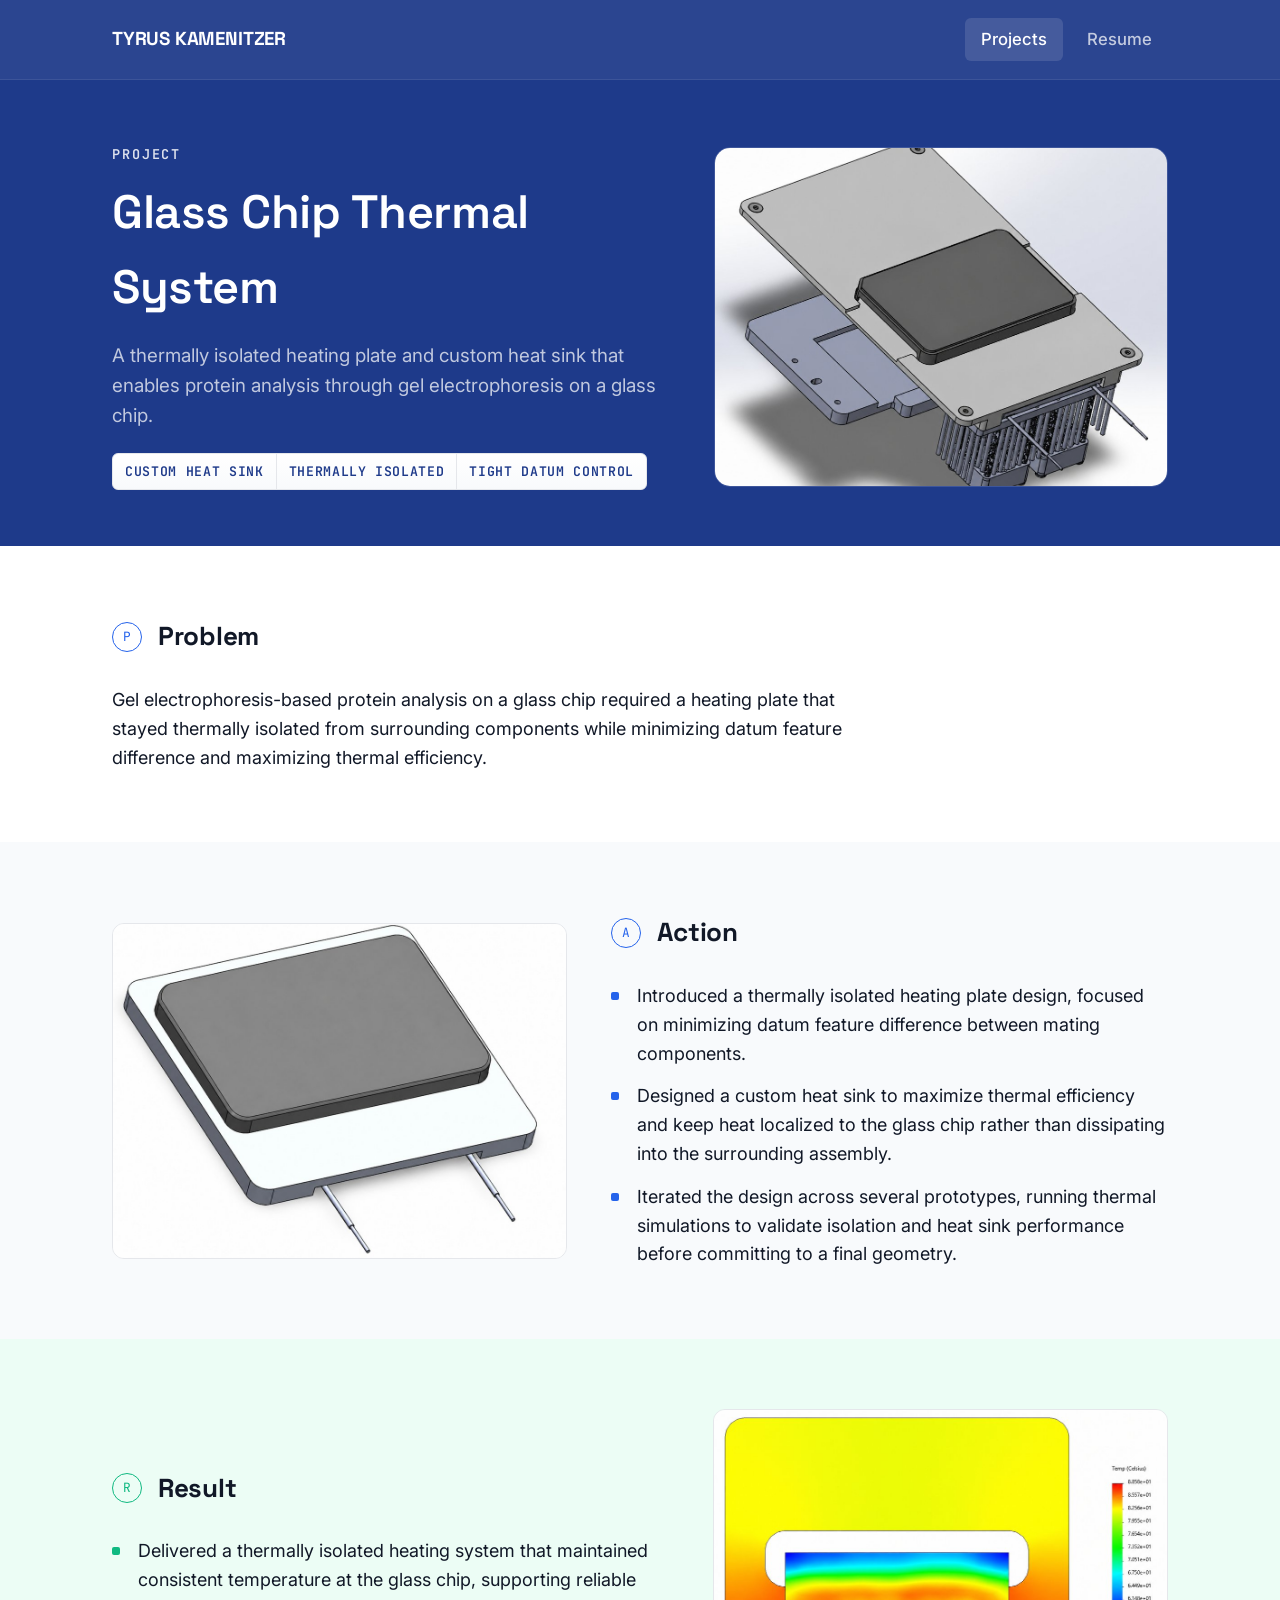
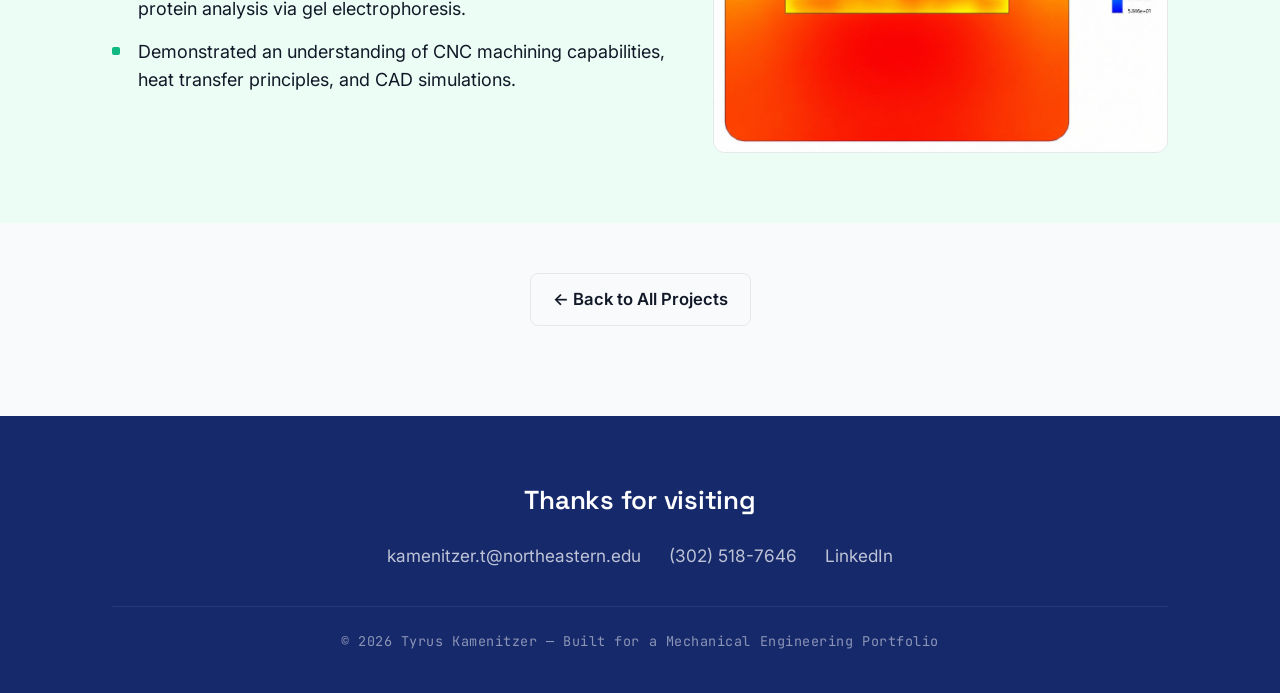
<file: project-thermal.html>
<!DOCTYPE html>
<html lang="en">
<head>
<meta charset="UTF-8">
<meta name="viewport" content="width=device-width, initial-scale=1.0">
<title>Glass Chip Thermal System — Tyrus Kamenitzer</title>
<link rel="stylesheet" href="style.css">
</head>
<body class="project-page">

<header class="site-header" id="siteHeader">
  <div class="header-inner">
    <a href="index.html" class="logo">TYRUS KAMENITZER</a>
    <nav class="header-nav">
      <a href="projects.html" class="active">Projects</a>
      <a href="resume.html">Resume</a>
    </nav>
  </div>
</header>

<section class="page-hero">
  <div class="wrap page-hero-inner">
    <div>
      <div class="eyebrow">Project</div>
      <h1>Glass Chip Thermal System</h1>
      <p class="lede">A thermally isolated heating plate and custom heat sink that enables protein analysis through gel electrophoresis on a glass chip.</p>
      <div class="spec-plate" style="margin-top:22px;">
        <span>Custom Heat Sink</span>
        <span>Thermally Isolated</span>
        <span>Tight Datum Control</span>
      </div>
    </div>
    <div class="page-hero-image">
      <img src="thermal.jpg" alt="Glass chip thermal system CAD model">
    </div>
  </div>
</section>

<section class="par-section problem">
  <div class="wrap">
    <div class="par-heading">
      <span class="par-index">P</span>
      <h2>Problem</h2>
    </div>
    <p class="par-text">Gel electrophoresis-based protein analysis on a glass chip required a heating plate that stayed thermally isolated from surrounding components while minimizing datum feature difference and maximizing thermal efficiency.</p>
  </div>
</section>

<section class="par-section action">
  <div class="wrap par-split">
    <div class="par-media">
      <img src="thermal-prototype-1.jpg" alt="Glass chip thermal system prototype 1">
    </div>
    <div class="par-content">
      <div class="par-heading">
        <span class="par-index">A</span>
        <h2>Action</h2>
      </div>
      <ul class="par-list">
        <li>Introduced a thermally isolated heating plate design, focused on minimizing datum feature difference between mating components.</li>
        <li>Designed a custom heat sink to maximize thermal efficiency and keep heat localized to the glass chip rather than dissipating into the surrounding assembly.</li>
        <li>Iterated the design across several prototypes, running thermal simulations to validate isolation and heat sink performance before committing to a final geometry.</li>
      </ul>
    </div>
  </div>
</section>

<section class="par-section result">
  <div class="wrap par-split">
    <div class="par-content">
      <div class="par-heading">
        <span class="par-index">R</span>
        <h2>Result</h2>
      </div>
      <ul class="par-list">
        <li>Delivered a thermally isolated heating system that maintained consistent temperature at the glass chip, supporting reliable protein analysis via gel electrophoresis.</li>
        <li>Demonstrated an understanding of CNC machining capabilities, heat transfer principles, and CAD simulations.</li>
      </ul>
    </div>
    <div class="par-media">
      <img src="thermal-simulation.jpg" alt="Glass chip thermal system simulation heat map">
    </div>
  </div>
</section>

<div class="detail-nav">
  <a href="projects.html" class="btn btn-outline">← Back to All Projects</a>
</div>

<footer class="site-footer">
  <div class="wrap footer-inner">
    <h2>Thanks for visiting</h2>
    <div class="footer-contact">
      <a href="mailto:kamenitzer.t@northeastern.edu">kamenitzer.t@northeastern.edu</a>
      <a href="tel:+13025187646">(302) 518-7646</a>
      <a href="https://www.linkedin.com/in/tyrus-kamenitzer" target="_blank" rel="noopener">LinkedIn</a>
    </div>
    <div class="footer-bottom">© 2026 Tyrus Kamenitzer — Built for a Mechanical Engineering Portfolio</div>
  </div>
</footer>

<script src="script.js"></script>
</body>
</html>
</file>
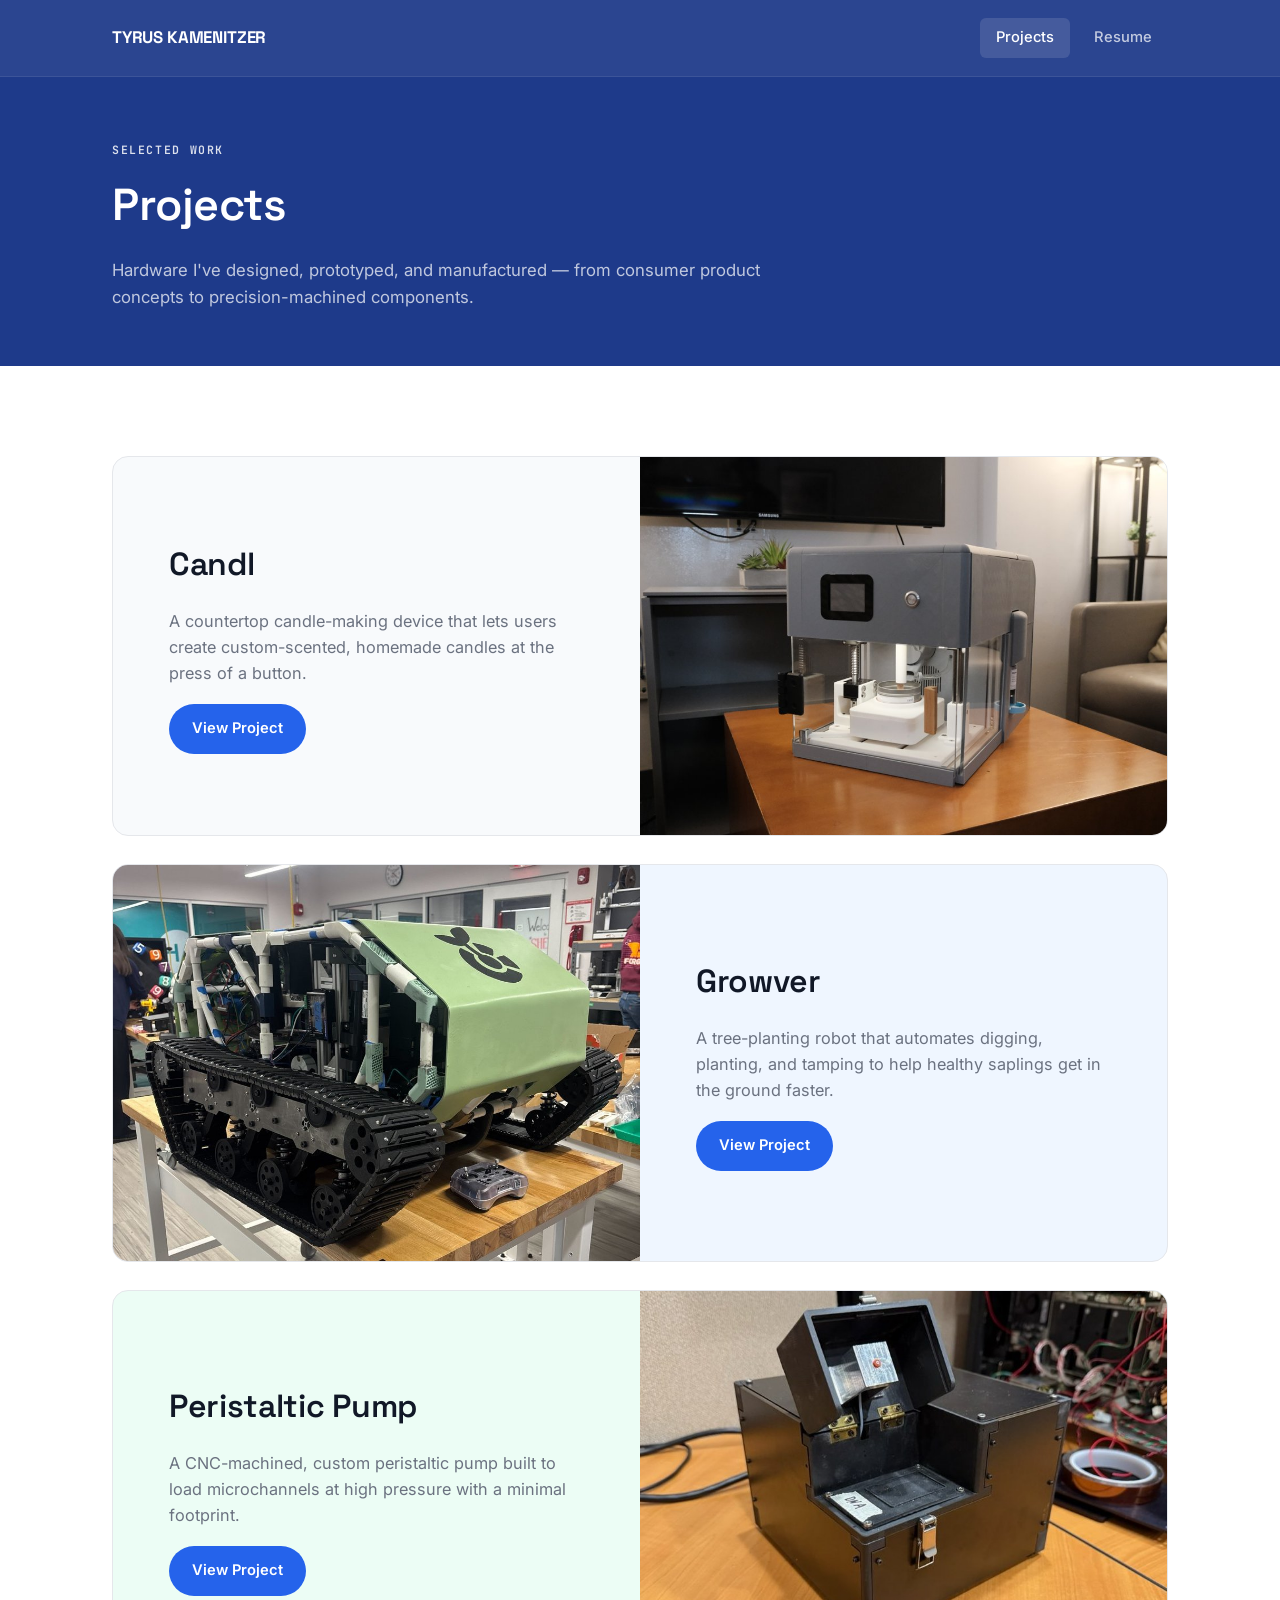
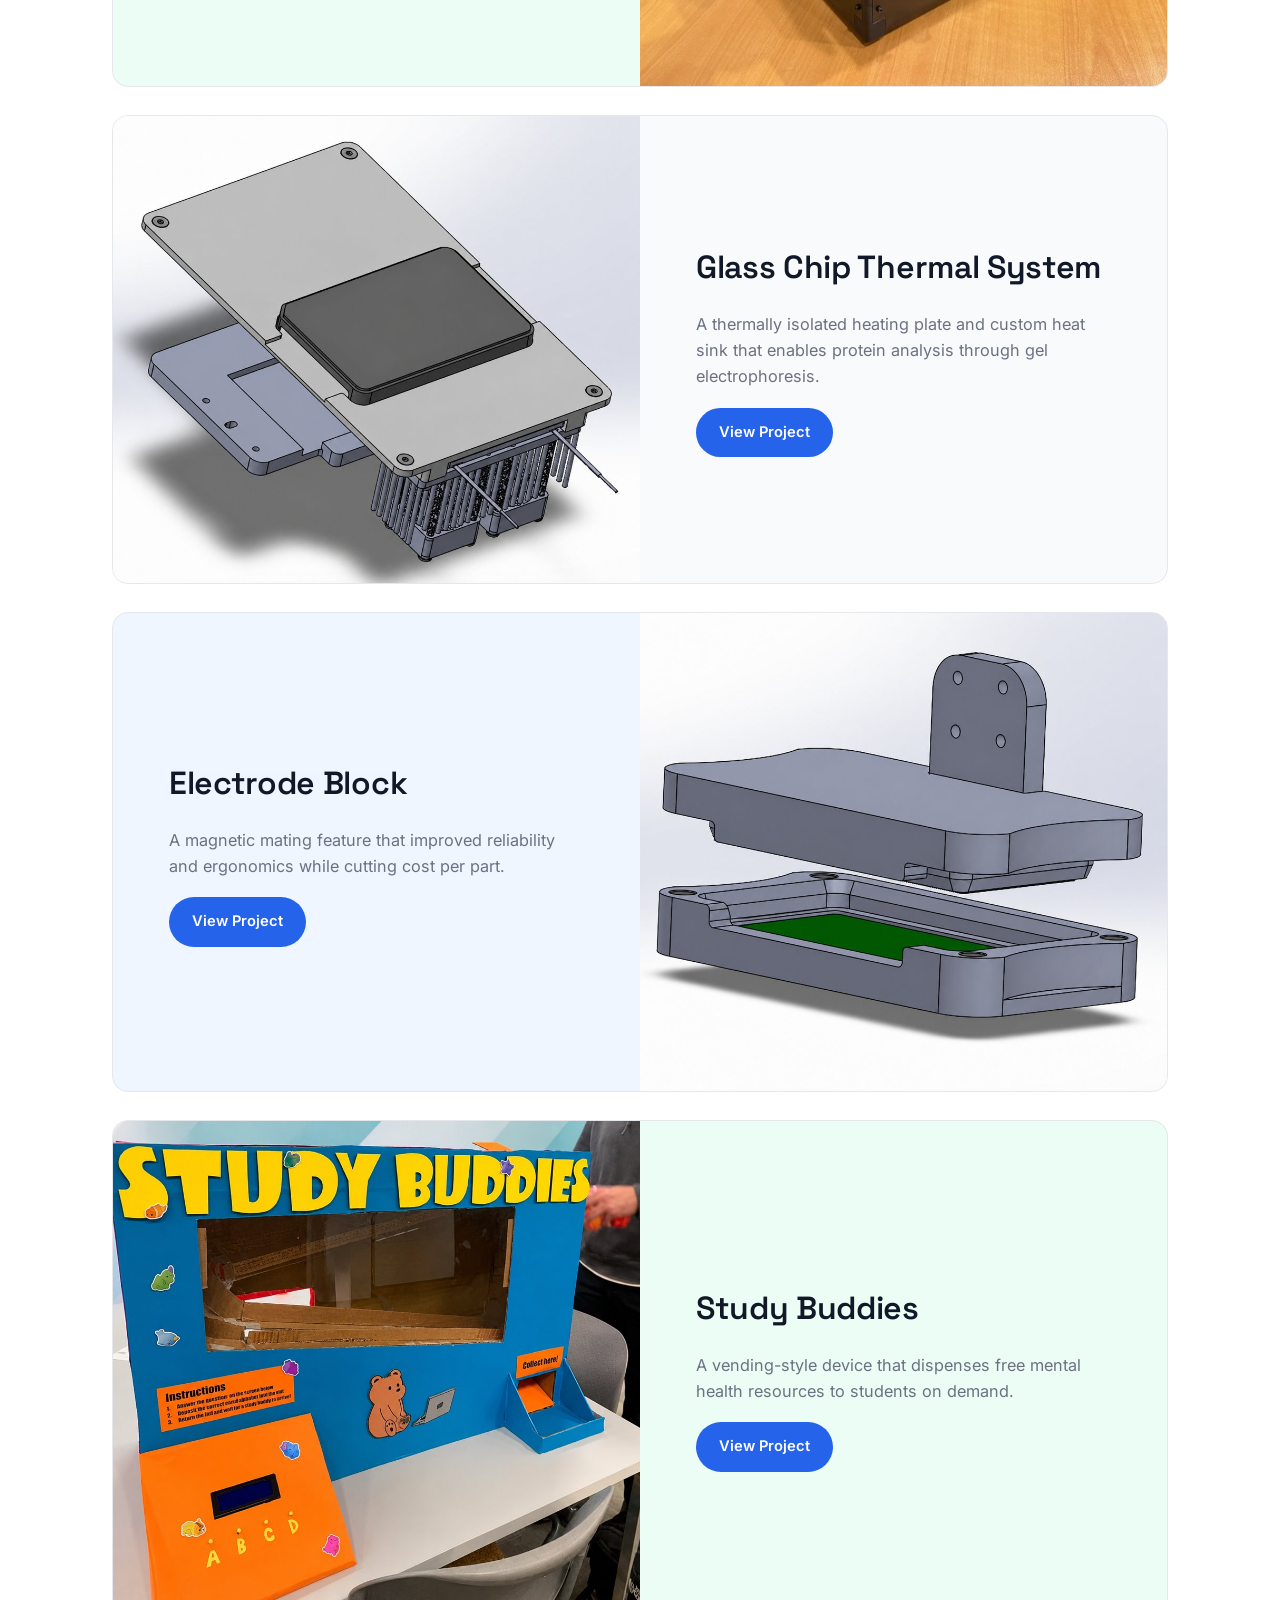
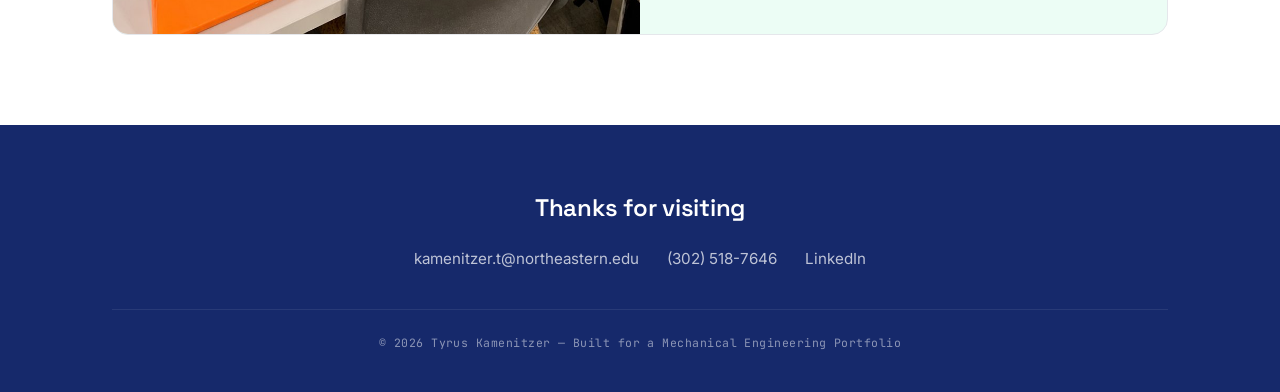
<file: projects.html>
<!DOCTYPE html>
<html lang="en">
<head>
<meta charset="UTF-8">
<meta name="viewport" content="width=device-width, initial-scale=1.0">
<title>Projects — Tyrus Kamenitzer</title>
<link rel="stylesheet" href="style.css">
</head>
<body>

<header class="site-header" id="siteHeader">
  <div class="header-inner">
    <a href="index.html" class="logo">TYRUS KAMENITZER</a>
    <nav class="header-nav">
      <a href="projects.html" class="active">Projects</a>
      <a href="resume.html">Resume</a>
    </nav>
  </div>
</header>

<section class="page-hero">
  <div class="wrap">
    <div class="eyebrow">Selected Work</div>
    <h1>Projects</h1>
    <p class="lede">Hardware I've designed, prototyped, and manufactured — from consumer product concepts to precision-machined components.</p>
  </div>
</section>

<section class="section-projects">
  <div class="wrap">
    <div class="tab-list">

      <div class="project-tab tint-gray">
        <div class="tab-text">
          <h3>Candl</h3>
          <p>A countertop candle-making device that lets users create custom-scented, homemade candles at the press of a button.</p>
          <a href="project-candl.html" class="btn btn-primary btn-pill">View Project</a>
        </div>
        <div class="tab-image">
          <img src="candl.jpg" alt="Candl countertop candle-making device prototype">
        </div>
      </div>

      <div class="project-tab tint-blue reverse">
        <div class="tab-text">
          <h3>Growver</h3>
          <p>A tree-planting robot that automates digging, planting, and tamping to help healthy saplings get in the ground faster.</p>
          <a href="project-growver.html" class="btn btn-primary btn-pill">View Project</a>
        </div>
        <div class="tab-image">
          <img src="growver.jpg" alt="Growver tree-planting robot prototype">
        </div>
      </div>

      <div class="project-tab tint-emerald">
        <div class="tab-text">
          <h3>Peristaltic Pump</h3>
          <p>A CNC-machined, custom peristaltic pump built to load microchannels at high pressure with a minimal footprint.</p>
          <a href="project-pump.html" class="btn btn-primary btn-pill">View Project</a>
        </div>
        <div class="tab-image">
          <img src="pump.jpg" alt="Custom CNC-machined peristaltic pump">
        </div>
      </div>

      <div class="project-tab tint-gray reverse">
        <div class="tab-text">
          <h3>Glass Chip Thermal System</h3>
          <p>A thermally isolated heating plate and custom heat sink that enables protein analysis through gel electrophoresis.</p>
          <a href="project-thermal.html" class="btn btn-primary btn-pill">View Project</a>
        </div>
        <div class="tab-image">
          <img src="thermal.jpg" alt="Glass chip thermal system CAD model">
        </div>
      </div>

      <div class="project-tab tint-blue">
        <div class="tab-text">
          <h3>Electrode Block</h3>
          <p>A magnetic mating feature that improved reliability and ergonomics while cutting cost per part.</p>
          <a href="project-electrode.html" class="btn btn-primary btn-pill">View Project</a>
        </div>
        <div class="tab-image">
          <img src="electrode.jpg" alt="Dual component electrode block CAD model">
        </div>
      </div>

      <div class="project-tab tint-emerald reverse">
        <div class="tab-text">
          <h3>Study Buddies</h3>
          <p>A vending-style device that dispenses free mental health resources to students on demand.</p>
          <a href="project-studybuddies.html" class="btn btn-primary btn-pill">View Project</a>
        </div>
        <div class="tab-image">
          <img src="studybuddies.jpg" alt="Study Buddies vending device, real photo">
        </div>
      </div>

    </div>
  </div>
</section>

<footer class="site-footer">
  <div class="wrap footer-inner">
    <h2>Thanks for visiting</h2>
    <div class="footer-contact">
      <a href="mailto:kamenitzer.t@northeastern.edu">kamenitzer.t@northeastern.edu</a>
      <a href="tel:+13025187646">(302) 518-7646</a>
      <a href="https://www.linkedin.com/in/tyrus-kamenitzer" target="_blank" rel="noopener">LinkedIn</a>
    </div>
    <div class="footer-bottom">© 2026 Tyrus Kamenitzer — Built for a Mechanical Engineering Portfolio</div>
  </div>
</footer>

<script src="script.js"></script>
</body>
</html>
</file>
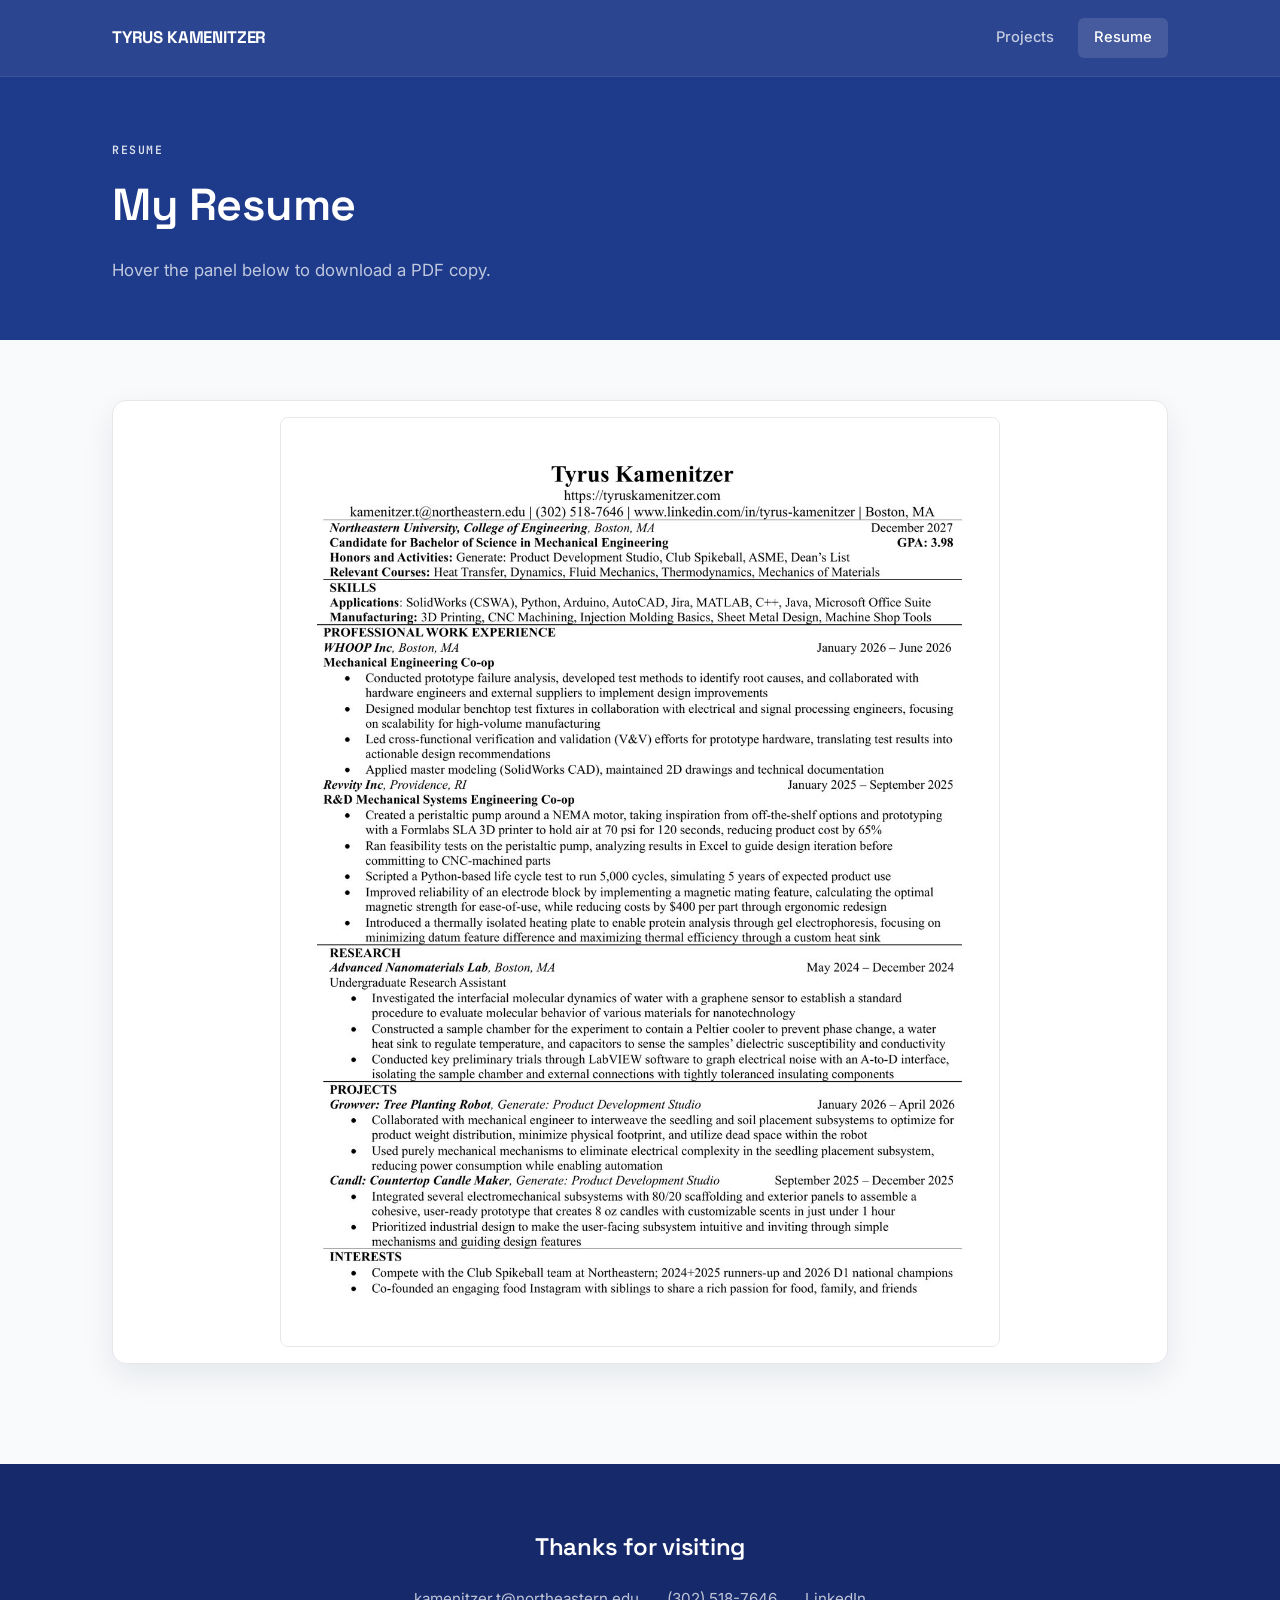
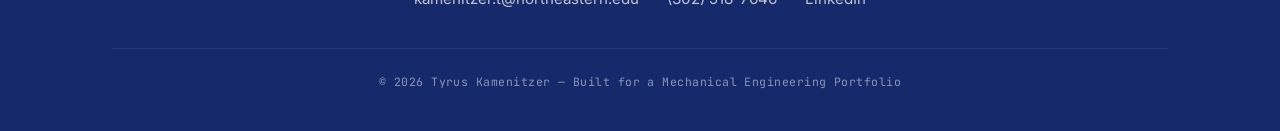
<file: resume.html>
<!DOCTYPE html>
<html lang="en">
<head>
<meta charset="UTF-8">
<meta name="viewport" content="width=device-width, initial-scale=1.0">
<title>Resume — Tyrus Kamenitzer</title>
<link rel="stylesheet" href="style.css">
</head>
<body>

<header class="site-header" id="siteHeader">
  <div class="header-inner">
    <a href="index.html" class="logo">TYRUS KAMENITZER</a>
    <nav class="header-nav">
      <a href="projects.html">Projects</a>
      <a href="resume.html" class="active">Resume</a>
    </nav>
  </div>
</header>

<section class="page-hero">
  <div class="wrap">
    <div class="eyebrow">Resume</div>
    <h1>My Resume</h1>
    <p class="lede">Hover the panel below to download a PDF copy.</p>
  </div>
</section>

<section class="resume-section">
  <div class="wrap">
    <div class="resume-frame-wrap">
      <a href="resume.pdf" download="Tyrus_Kamenitzer_Resume.pdf" class="btn btn-primary resume-download">⬇ Download PDF</a>
      <img src="resume.jpg" alt="Tyrus Kamenitzer resume" class="resume-image">
    </div>
  </div>
</section>

<footer class="site-footer">
  <div class="wrap footer-inner">
    <h2>Thanks for visiting</h2>
    <div class="footer-contact">
      <a href="mailto:kamenitzer.t@northeastern.edu">kamenitzer.t@northeastern.edu</a>
      <a href="tel:+13025187646">(302) 518-7646</a>
      <a href="https://www.linkedin.com/in/tyrus-kamenitzer" target="_blank" rel="noopener">LinkedIn</a>
    </div>
    <div class="footer-bottom">© 2026 Tyrus Kamenitzer — Built for a Mechanical Engineering Portfolio</div>
  </div>
</footer>

<script src="script.js"></script>
</body>
</html>
</file>
<file: style.css>
@import url('https://fonts.googleapis.com/css2?family=Space+Grotesk:wght@500;600;700&family=Inter:wght@400;500;600&family=JetBrains+Mono:wght@500;600&display=swap');

:root {
  --white: #FFFFFF;
  --gray-50: #F8FAFC;
  --navy: #1E3A8A;
  --navy-deep: #16296B;
  --blue: #2563EB;
  --charcoal: #111827;
  --gray-600: #6B7280;
  --gray-400: #9CA3AF;
  --border: #E5E7EB;
  --emerald: #10B981;
  --emerald-tint: #ECFDF5;
  --on-dark: rgba(255,255,255,0.72);

  --font-display: 'Space Grotesk', sans-serif;
  --font-body: 'Inter', sans-serif;
  --font-mono: 'JetBrains Mono', monospace;

  --max-width: 1120px;
}

* { box-sizing: border-box; }

html { scroll-behavior: smooth; }

body {
  margin: 0;
  font-family: var(--font-body);
  color: var(--charcoal);
  background: var(--white);
  line-height: 1.6;
  -webkit-font-smoothing: antialiased;
}

img { max-width: 100%; display: block; }

a { color: inherit; text-decoration: none; }

h1, h2, h3, h4 {
  font-family: var(--font-display);
  font-weight: 600;
  margin: 0;
  letter-spacing: -0.01em;
}

p { margin: 0; }

.wrap {
  max-width: var(--max-width);
  margin: 0 auto;
  padding: 0 32px;
}

:focus-visible {
  outline: 2px solid var(--blue);
  outline-offset: 3px;
}

@media (prefers-reduced-motion: reduce) {
  * { animation: none !important; transition: none !important; scroll-behavior: auto !important; }
}

/* ---------- Eyebrow / labels ---------- */
.eyebrow {
  font-family: var(--font-mono);
  font-size: 0.72rem;
  letter-spacing: 0.14em;
  text-transform: uppercase;
  color: var(--blue);
  font-weight: 600;
}

/* ---------- Header ---------- */
.site-header {
  background: rgba(30, 58, 138, 0.94);
  backdrop-filter: blur(10px);
  z-index: 100;
  border-bottom: 1px solid rgba(255,255,255,0.08);
}

.site-header.sticky {
  position: sticky;
  top: 0;
}

.header-inner {
  max-width: var(--max-width);
  margin: 0 auto;
  padding: 18px 32px;
  display: flex;
  align-items: center;
  justify-content: space-between;
}

.logo {
  font-family: var(--font-display);
  font-weight: 700;
  font-size: 1.05rem;
  color: var(--white);
  letter-spacing: -0.01em;
}

.header-nav {
  display: flex;
  gap: 8px;
}

.header-nav a {
  color: var(--on-dark);
  font-size: 0.92rem;
  font-weight: 500;
  padding: 8px 16px;
  border-radius: 6px;
  transition: background 0.15s ease, color 0.15s ease;
}

.header-nav a:hover,
.header-nav a.active {
  background: rgba(255,255,255,0.12);
  color: var(--white);
}

/* ---------- Buttons ---------- */
.btn {
  display: inline-flex;
  align-items: center;
  gap: 8px;
  font-family: var(--font-body);
  font-weight: 600;
  font-size: 0.92rem;
  padding: 12px 22px;
  border-radius: 8px;
  border: 1px solid transparent;
  cursor: pointer;
  transition: transform 0.15s ease, background 0.15s ease, border-color .15s ease;
}

.btn-primary {
  background: var(--blue);
  color: var(--white);
}
.btn-primary:hover { background: var(--navy); transform: translateY(-1px); }

.btn-outline {
  background: transparent;
  border-color: var(--border);
  color: var(--charcoal);
}
.btn-outline:hover { border-color: var(--blue); color: var(--blue); }

.btn-light {
  background: var(--white);
  color: var(--charcoal);
}
.btn-light:hover { transform: translateY(-1px); }

/* ---------- Hero (home) ---------- */
.hero {
  background: linear-gradient(180deg, var(--navy) 0%, var(--navy-deep) 100%);
  color: var(--white);
  padding: 90px 0 100px;
}

.hero-inner {
  display: grid;
  grid-template-columns: 1.1fr 0.9fr;
  gap: 56px;
  align-items: center;
}

.hero-greeting {
  font-family: var(--font-mono);
  font-size: 1.7rem;
  color: var(--blue);
  letter-spacing: 0.08em;
  text-transform: uppercase;
  margin-bottom: 14px;
  display: block;
}

.hero h1 {
  font-size: clamp(2.4rem, 4.2vw, 3.4rem);
  line-height: 1.08;
  color: var(--white);
}

.hero p.tagline {
  margin-top: 20px;
  font-size: 1.1rem;
  color: var(--on-dark);
  max-width: 46ch;
}

.hero-photo-col {
  display: flex;
  flex-direction: column;
  align-items: center;
  gap: 16px;
}

.hero-photo {
  width: 100%;
  aspect-ratio: 4/5;
  border-radius: 16px;
  background: linear-gradient(160deg, var(--blue), var(--navy-deep));
  display: flex;
  align-items: center;
  justify-content: center;
  color: var(--on-dark);
  font-family: var(--font-mono);
  font-size: 0.8rem;
  text-align: center;
  overflow: hidden;
}

.hero-photo img { width: 100%; height: 100%; object-fit: cover; display: block; }

.hero-photo-caption {
  font-family: var(--font-mono);
  font-size: 0.85rem;
  letter-spacing: 0.14em;
  text-transform: uppercase;
  color: var(--white);
  text-align: center;
}

/* ---------- About ---------- */
.section-about {
  background: var(--gray-50);
  padding: 80px 0;
}

.about-header {
  margin-bottom: 32px;
  text-align: center;
}

.about-header h2 {
  font-size: 2.4rem;
  color: var(--charcoal);
}

.about-grid {
  display: grid;
  grid-template-columns: 0.48fr 1.52fr;
  gap: 48px;
  align-items: stretch;
}

.about-photo {
  width: 100%;
  height: 100%;
  border-radius: 12px;
  overflow: hidden;
  background: var(--gray-50);
  border: 1px solid var(--border);
}

.about-photo img {
  width: 100%;
  height: 100%;
  object-fit: cover;
  object-position: top center;
}

.about-body p { color: var(--gray-600); font-size: 1.02rem; margin-bottom: 16px; }
.about-body p:last-child { margin-bottom: 0; }

/* ---------- Projects section (home + listing) ---------- */
.section-projects {
  background: var(--white);
  padding: 90px 0;
}

.section-heading {
  display: flex;
  align-items: baseline;
  justify-content: space-between;
  margin-bottom: 40px;
  flex-wrap: wrap;
  gap: 12px;
}

.section-heading h2 { font-size: 1.6rem; }

.project-grid {
  display: grid;
  grid-template-columns: repeat(3, 1fr);
  gap: 28px;
}

.project-list {
  display: grid;
  grid-template-columns: 1fr;
  gap: 28px;
}

.project-card {
  background: var(--gray-50);
  border: 1px solid var(--border);
  border-radius: 14px;
  overflow: hidden;
  display: flex;
  flex-direction: column;
  transition: transform 0.18s ease, box-shadow 0.18s ease;
}

.project-card:hover {
  transform: translateY(-3px);
  box-shadow: 0 12px 28px rgba(17,24,39,0.1);
}

.project-list .project-card {
  flex-direction: row;
  align-items: stretch;
}

.project-thumb {
  aspect-ratio: 16/10;
  background: repeating-linear-gradient(135deg, var(--navy), var(--navy) 10px, var(--navy-deep) 10px, var(--navy-deep) 20px);
  display: flex;
  align-items: center;
  justify-content: center;
  color: var(--on-dark);
  font-family: var(--font-mono);
  font-size: 0.75rem;
  text-transform: uppercase;
  letter-spacing: 0.08em;
  flex-shrink: 0;
}

.project-list .project-thumb { width: 300px; aspect-ratio: auto; }

.project-thumb img { width: 100%; height: 100%; object-fit: cover; }

.project-body {
  padding: 24px;
  display: flex;
  flex-direction: column;
  gap: 12px;
  flex: 1;
}

.project-body h3 { font-size: 1.2rem; }

.project-body p.desc { color: var(--gray-600); font-size: 0.95rem; }

/* Spec plate — signature element */
.spec-plate {
  display: flex;
  flex-wrap: wrap;
  gap: 0;
  border: 1px solid var(--border);
  border-radius: 6px;
  overflow: hidden;
  background: linear-gradient(180deg, #FFFFFF, var(--gray-50));
  width: fit-content;
}

.spec-plate span {
  font-family: var(--font-mono);
  font-size: 0.7rem;
  font-weight: 600;
  letter-spacing: 0.05em;
  color: var(--navy);
  padding: 7px 12px;
  border-right: 1px solid var(--border);
  text-transform: uppercase;
  white-space: nowrap;
}

.spec-plate span:last-child { border-right: none; }

.project-card .btn { margin-top: auto; align-self: flex-start; }

/* ---------- Sub-page header (project detail / resume / projects listing) ---------- */
.page-hero {
  background: var(--navy);
  color: var(--white);
  padding: 64px 0 56px;
}

.page-hero .eyebrow { color: var(--white); opacity: 0.85; }

.page-hero h1 {
  color: var(--white);
  font-size: clamp(2rem, 3.6vw, 2.8rem);
  margin-top: 10px;
}

.page-hero p.lede {
  margin-top: 16px;
  color: var(--on-dark);
  max-width: 60ch;
  font-size: 1.05rem;
}

/* ---------- Project detail page ---------- */
.detail-gallery {
  padding: 56px 0 0;
  background: var(--white);
}

.gallery-grid {
  display: grid;
  grid-template-columns: 1fr 1fr;
  gap: 20px;
}

.gallery-grid .project-thumb { aspect-ratio: 4/3; border-radius: 12px; }

.par-section {
  padding: 70px 0;
}

.par-section.problem { background: var(--white); }
.par-section.action { background: var(--gray-50); }
.par-section.result { background: var(--emerald-tint); }

.par-heading {
  display: flex;
  align-items: center;
  gap: 16px;
  margin-bottom: 28px;
}

.par-index {
  font-family: var(--font-mono);
  font-size: 0.8rem;
  color: var(--blue);
  border: 1px solid var(--blue);
  border-radius: 999px;
  width: 30px;
  height: 30px;
  display: flex;
  align-items: center;
  justify-content: center;
  flex-shrink: 0;
}

.par-section.result .par-index {
  color: var(--emerald);
  border-color: var(--emerald);
}

.par-heading h2 { font-size: 1.5rem; font-weight: 700; }

.par-list {
  list-style: none;
  margin: 0;
  padding: 0;
  display: grid;
  gap: 14px;
  max-width: 780px;
}

.par-list li {
  position: relative;
  padding-left: 26px;
  color: var(--charcoal);
  font-size: 1rem;
}

.par-text {
  color: var(--charcoal);
  font-size: 1rem;
  max-width: 780px;
  margin: 0;
}

.par-list li::before {
  content: '';
  position: absolute;
  left: 0;
  top: 0.55em;
  width: 8px;
  height: 8px;
  background: var(--blue);
  border-radius: 2px;
}

.par-section.result .par-list li::before {
  background: var(--emerald);
}

/* Split layout pairing an image or video with a PAR header + content */
.par-split {
  display: flex;
  gap: 44px;
  align-items: center;
}

.par-media {
  flex: 1 1 45%;
}

.par-media img,
.par-media video {
  width: 100%;
  display: block;
  border-radius: 12px;
  border: 1px solid var(--border);
}

.par-content {
  flex: 1 1 55%;
}

@media (max-width: 780px) {
  .par-split { flex-direction: column; align-items: stretch; }
}

.detail-nav {
  padding: 50px 0 90px;
  background: var(--gray-50);
  display: flex;
  justify-content: center;
}

/* ---------- Resume page ---------- */
.resume-section {
  padding: 60px 0 100px;
  background: var(--gray-50);
}

.resume-frame-wrap {
  position: relative;
  background: var(--white);
  border: 1px solid var(--border);
  border-radius: 14px;
  padding: 16px;
  box-shadow: 0 12px 32px rgba(17,24,39,0.08);
}

.resume-download {
  position: absolute;
  top: 24px;
  right: 24px;
  opacity: 0;
  transform: translateY(-6px);
  transition: opacity 0.18s ease, transform 0.18s ease;
}

.resume-frame-wrap:hover .resume-download,
.resume-frame-wrap:focus-within .resume-download {
  opacity: 1;
  transform: translateY(0);
}

.resume-placeholder {
  aspect-ratio: 8.5/11;
  max-width: 720px;
  margin: 0 auto;
  background: repeating-linear-gradient(0deg, var(--gray-50), var(--gray-50) 38px, var(--border) 38px, var(--border) 40px);
  border-radius: 8px;
  display: flex;
  align-items: center;
  justify-content: center;
  color: var(--gray-400);
  font-family: var(--font-mono);
  font-size: 0.8rem;
  text-align: center;
  padding: 40px;
}

.resume-image {
  width: 100%;
  max-width: 720px;
  margin: 0 auto;
  display: block;
  border-radius: 8px;
  border: 1px solid var(--border);
}

/* ---------- Footer ---------- */
.site-footer {
  background: var(--navy-deep);
  color: var(--on-dark);
  padding: 64px 0 40px;
}

.footer-inner { text-align: center; }

.footer-inner h2 {
  color: var(--white);
  font-size: 1.5rem;
  margin-bottom: 20px;
}

.footer-contact {
  display: flex;
  justify-content: center;
  gap: 28px;
  flex-wrap: wrap;
  margin-bottom: 36px;
  font-size: 0.95rem;
}

.footer-contact a { color: var(--on-dark); border-bottom: 1px solid transparent; transition: border-color .15s ease, color .15s ease; }
.footer-contact a:hover { color: var(--white); border-color: var(--blue); }

.footer-bottom {
  font-family: var(--font-mono);
  font-size: 0.72rem;
  color: rgba(255,255,255,0.5);
  letter-spacing: 0.04em;
  border-top: 1px solid rgba(255,255,255,0.08);
  padding-top: 24px;
}

/* ---------- Featured Projects Carousel (home) ---------- */
.carousel-wrap {
  position: relative;
}

.carousel-viewport {
  overflow: hidden;
  position: relative;
}

.carousel-track {
  display: flex;
  gap: 24px;
  will-change: transform;
}

.carousel-slot {
  flex: 0 0 auto;
}

.carousel-slot .project-card {
  height: 100%;
}

.carousel-arrow {
  position: absolute;
  top: 50%;
  transform: translateY(-50%);
  width: 46px;
  height: 46px;
  border-radius: 50%;
  border: none;
  background: var(--navy);
  color: var(--white);
  font-size: 1.3rem;
  line-height: 1;
  display: flex;
  align-items: center;
  justify-content: center;
  cursor: pointer;
  z-index: 5;
  opacity: 0;
  pointer-events: none;
  transition: opacity 0.2s ease, background 0.15s ease;
}

.carousel-arrow:hover { background: var(--blue); }

.carousel-arrow.visible {
  opacity: 1;
  pointer-events: auto;
}

.carousel-arrow.disabled {
  opacity: 0 !important;
  pointer-events: none !important;
}

.carousel-arrow.left { left: -22px; }
.carousel-arrow.right { right: -22px; }

@media (max-width: 640px) {
  .carousel-arrow.left { left: -10px; }
  .carousel-arrow.right { right: -10px; }

  /* On phones, show the arrows at all times instead of only on hover */
  .carousel-arrow {
    opacity: 1;
    pointer-events: auto;
  }
}

/* ---------- Multi-image detail gallery blocks used within PAR sections ---------- */
.inline-gallery {
  padding: 40px 0 6px;
}

.inline-gallery .gallery-grid { margin-bottom: 4px; }

.figure-caption {
  font-family: var(--font-mono);
  font-size: 0.68rem;
  text-transform: uppercase;
  letter-spacing: 0.06em;
  color: var(--gray-400);
  margin-top: 8px;
}

.single-figure {
  max-width: 520px;
  margin: 40px auto 0;
}

/* ---------- Project Presentation Tabs (projects listing page) ---------- */
.tab-list {
  display: grid;
  gap: 28px;
}

.project-tab {
  display: flex;
  align-items: stretch;
  border-radius: 16px;
  overflow: hidden;
  border: 1px solid var(--border);
  min-height: 380px;
}

.project-tab.tint-gray { background: var(--gray-50); }
.project-tab.tint-blue { background: #EFF6FF; }
.project-tab.tint-emerald { background: var(--emerald-tint); }

.project-tab.reverse { flex-direction: row-reverse; }

.tab-text {
  flex: 1 1 50%;
  padding: 56px;
  display: flex;
  flex-direction: column;
  justify-content: center;
  gap: 18px;
}

.tab-text h3 {
  font-size: 2rem;
  color: var(--charcoal);
}

.tab-text p {
  color: var(--gray-600);
  font-size: 1.02rem;
  max-width: 42ch;
}

.tab-image {
  flex: 1 1 50%;
}

.tab-image img {
  width: 100%;
  height: 100%;
  object-fit: cover;
  display: block;
}

.btn-pill {
  border-radius: 999px;
  width: fit-content;
}

@media (max-width: 780px) {
  .project-tab,
  .project-tab.reverse {
    flex-direction: column;
    min-height: 0;
  }
  .tab-image { aspect-ratio: 16/10; }
  .tab-text { padding: 36px 28px; }
}

/* ---------- Project detail page hero (title/description + main photo) ---------- */
.page-hero-inner {
  display: grid;
  grid-template-columns: 1.1fr 0.9fr;
  gap: 48px;
  align-items: center;
}

.page-hero-image {
  border-radius: 16px;
  overflow: hidden;
  aspect-ratio: 4/3;
  border: 1px solid rgba(255,255,255,0.14);
}

.page-hero-image img {
  width: 100%;
  height: 100%;
  object-fit: cover;
  display: block;
}

.page-hero-image.contain {
  aspect-ratio: auto;
  background: none;
  display: flex;
  align-items: center;
}

.page-hero-image.contain img {
  height: auto;
  object-fit: contain;
}

@media (max-width: 860px) {
  .page-hero-inner { grid-template-columns: 1fr; }
}
@media (max-width: 860px) {
  .hero-inner { grid-template-columns: 1fr; }
  .hero-photo-col { max-width: 320px; margin: 0 auto; }
  .about-grid { grid-template-columns: 1fr; }
  .project-grid { grid-template-columns: 1fr; }
  .project-list .project-card { flex-direction: column; }
  .project-list .project-thumb { width: 100%; aspect-ratio: 16/10; }
  .gallery-grid { grid-template-columns: 1fr; }
  .header-nav a { padding: 8px 10px; font-size: 0.85rem; }
}

@media (max-width: 520px) {
  .wrap { padding: 0 20px; }
  .hero { padding: 64px 0 72px; }
}

/* ---------- Three-across evenly sized/spaced image row (used on project pages) ---------- */
.gallery-grid-3 {
  display: grid;
  grid-template-columns: repeat(3, 1fr);
  gap: 20px;
}

.gallery-grid-3 img {
  width: 100%;
  height: auto;
  border-radius: 12px;
  border: 1px solid var(--border);
  display: block;
}

@media (max-width: 780px) {
  .gallery-grid-3 { grid-template-columns: 1fr; }
}

/* ---------- Project detail pages: bump all text +2px, scoped so listing/home/resume are unaffected ---------- */
body.project-page .eyebrow { font-size: calc(0.72rem + 2px); }
body.project-page .page-hero h1 { font-size: calc(clamp(2rem, 3.6vw, 2.8rem) + 2px); }
body.project-page .page-hero p.lede { font-size: calc(1.05rem + 2px); }
body.project-page .spec-plate span { font-size: calc(0.7rem + 2px); }
body.project-page .par-heading h2 { font-size: calc(1.5rem + 2px); }
body.project-page .par-list li { font-size: calc(1rem + 2px); }
body.project-page .par-text { font-size: calc(1rem + 2px); }
body.project-page .btn { font-size: calc(0.92rem + 2px); }
body.project-page .figure-caption { font-size: calc(0.68rem + 2px); }
body.project-page .logo { font-size: calc(1.05rem + 2px); }
body.project-page .header-nav a { font-size: calc(0.92rem + 2px); }
body.project-page .footer-contact { font-size: calc(0.95rem + 2px); }
body.project-page .footer-inner h2 { font-size: calc(1.5rem + 2px); }
body.project-page .footer-bottom { font-size: calc(0.72rem + 2px); }
</file>
